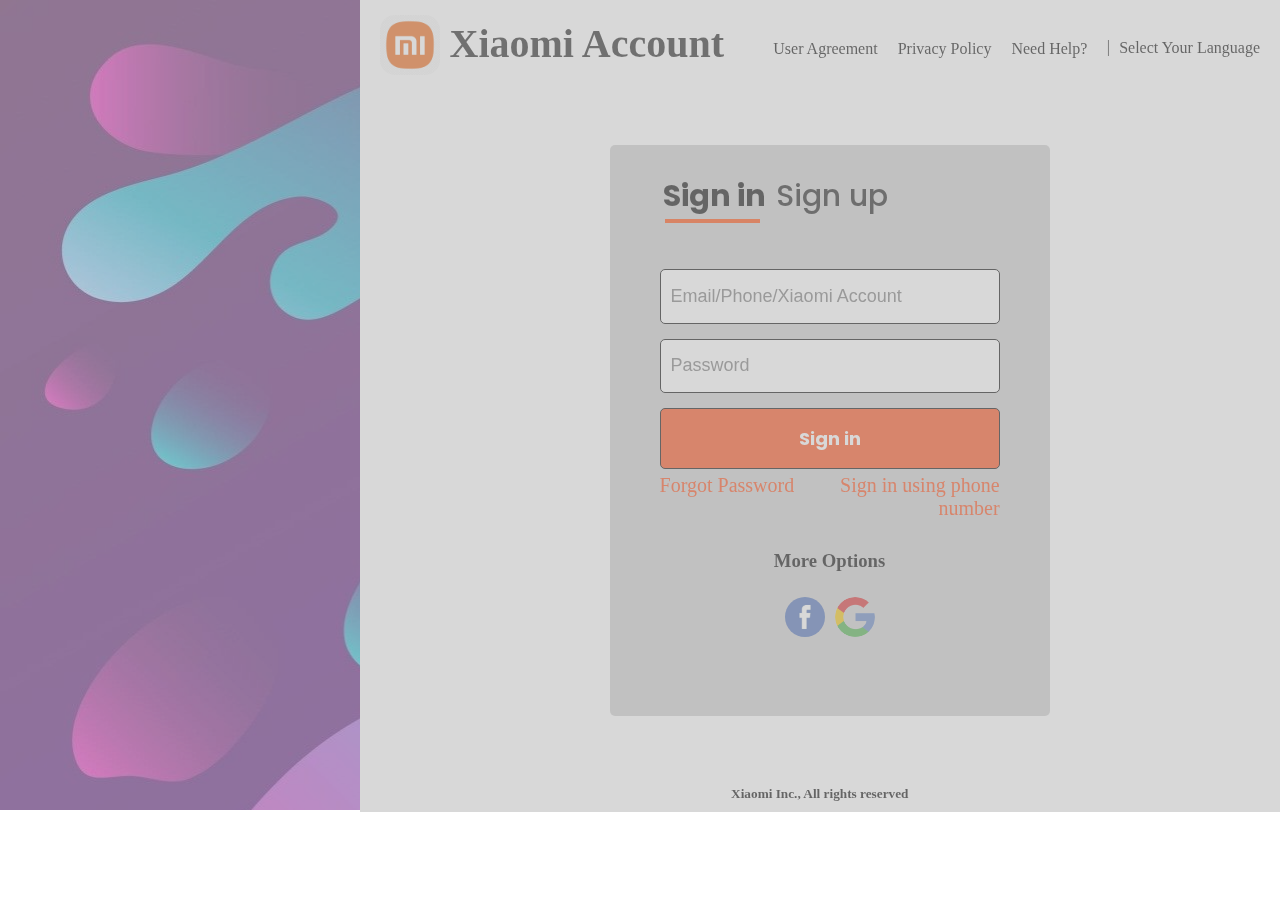
<file: index.html>
<!DOCTYPE html>
<html lang="en">

<head>
    <meta charset="UTF-8">
    <meta http-equiv="X-UA-Compatible" content="IE=edge">
    <meta name="viewport" content="width=device-width, initial-scale=1.0">
    <title>Xiaomi Account- Sign in</title>
    <link rel="stylesheet" href="style.css">
    <link rel="preconnect" href="https://fonts.googleapis.com">
    <link rel="preconnect" href="https://fonts.gstatic.com" crossorigin>
    <link href="https://fonts.googleapis.com/css2?family=Poppins:wght@100;200;400;700&display=swap" rel="stylesheet">
</head>

<body>
    <section class="left-side">
        <div>
            
        </div>
    </section>
    <section class="right-side">
        <div class="navbar">
            <div class="logo">
                <img src="mi-logo.jpg" alt="Mi">
                <h1>Xiaomi Account</h1>
            </div>
            <div>
                <ul>
                    <li><a>User Agreement</a></li>
                    <li><a>Privacy Policy</a></li>
                    <li><a>Need Help?</a></li>
                </ul>
            </div>
            <div class="partition">|</div>
            <div class="lang-select">
                <a href="">Select Your Language</a>
            </div>
        </div>
        <div class="login-window">
            <div class="sign-in-up">
                <div><a href="" class="sign-in">Sign in</a></div>
                <div><a href="" class="sign-up">Sign up</a></div>
            </div>
            <form action="">
                <input type="text" placeholder="Email/Phone/Xiaomi Account">
                <input type="text" placeholder="Password">
                <button>Sign in</button>
            </form>
            <div class="help">
                <a href="">Forgot Password</a>
                <a href="" class="help-right">Sign in using phone<br>number</a>
            </div>
            <h3>More Options</h3>
            <div class="img-col">
                <a href=""><img src="facebook-logo.png"></a>
                <a href=""><img src="google-logo.png"></a>
            </div>
        </div>
        <div class="footer">
            <h5>Xiaomi Inc., All rights reserved</h5>
        </div>
    </section>
</body>

</html>
</file>
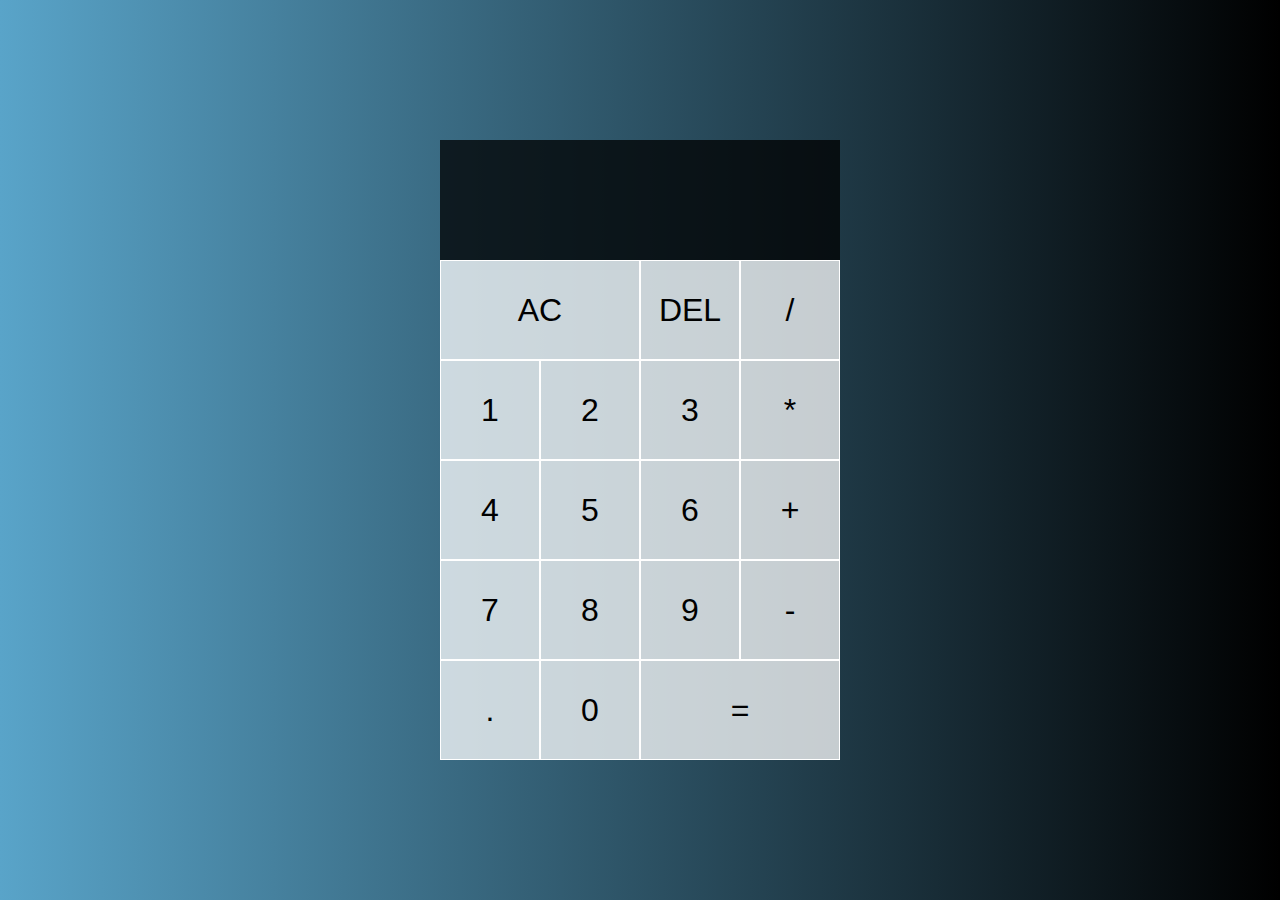
<file: Calculator.html>
<!DOCTYPE html>
<html lang="en">

<head>
    <meta charset="UTF-8">
    <meta http-equiv="X-UA-Compatible" content="IE=edge">
    <meta name="viewport" content="width=device-width, initial-scale=1.0">
    <title>Calculator</title>
    <style>
        *,
        *::before,
        *::after {
            box-sizing: border-box;
            font-family: 'Franklin Gothic Medium', 'Arial Narrow', Arial, sans-serif;
            font-weight: normal;
        }

        body {
            padding: 0;
            margin: 0;
            background: linear-gradient(to right, #59a4c9, #000000);
        }

        .calculator-grid {
            display: grid;
            justify-content: center;
            align-content: center;
            min-height: 100vh;
            grid-template-columns: repeat(4, 100px);
            grid-template-rows: minmax(120px, auto) repeat(5, 100px);
        }

        .calculator-grid>button {
            cursor: pointer;
            font-size: 2rem;
            border: 1px solid white;
            outline: none;
            background-color: rgba(255, 255, 255, .75);
        }

        .calculator-grid>button:hover {
            background-color: rgba(255, 255, 255, .9);
        }

        .span-two {
            grid-column: span 2;
        }

        .output {
            display: flex;
            grid-column: 1/ -1;
            background-color: rgba(0, 0, 0, .75);
            align-items: flex-end;
            justify-content: space-around;
            flex-direction: column;
            padding: 10px;
            word-wrap: break-word;
            word-break: break-all;
        }

        .output .previous-operand {
            color: rgba(252, 0, 0, 0.75);
            font-size: 1.5rem;
        }

        .output .current-operand {
            color: white;
            font-size: 2.5rem;
        }
    </style>
</head>
<body>
    <div class="calculator-grid">
        <div class="output">
            <div data-previous-operand class="previous-operand"></div>
            <div data-current-operand class="current-operand"></div>
        </div>
        <button data-all-clear class="span-two">AC</button>
        <button data-delete>DEL</button>
        <button data-operation>/</button>
        <button data-number>1</button>
        <button data-number>2</button>
        <button data-number>3</button>
        <button data-operation>*</button>
        <button data-number>4</button>
        <button data-number>5</button>
        <button data-number>6</button>
        <button data-operation>+</button>
        <button data-number>7</button>
        <button data-number>8</button>
        <button data-number>9</button>
        <button data-operation>-</button>
        <button data-number>.</button>
        <button data-number>0</button>
        <button data-equals class="span-two">=</button>
    </div>
    <script type="text/javascript">
        class Calculator {
            constructor(previousOperandTextElement, currentOperandTextElement) {
                this.previousOperandTextElement = previousOperandTextElement
                this.currentOperandTextElement = currentOperandTextElement
                this.clear()
            }

            clear() {
                this.currentOperand = ''
                this.previousOperand = ''
                this.operation = undefined
            }

            delete() {
                this.currentOperand = this.currentOperand.toString().slice(0, -1)
            }

            appendNumber(number) {
                if (number === '.' && this.currentOperand.includes('.')) return
                this.currentOperand = this.currentOperand.toString() + number.toString()
            }

            chooseOperation(operation) {
                if (this.currentOperand === '') return
                if (this.previousOperand !== '') {
                    this.compute()
                }
                this.operation = operation
                this.previousOperand = this.currentOperand
                this.currentOperand = ''
            }

            compute() {
                let computation
                const prev = parseFloat(this.previousOperand)
                const current = parseFloat(this.currentOperand)
                if (isNaN(prev) || isNaN(current)) return
                switch (this.operation) {
                    case '+':
                        computation = prev + current
                        break
                    case '-':
                        computation = prev - current
                        break
                    case '*':
                        computation = prev * current
                        break
                    case '/':
                        computation = prev / current
                        break
                    default:
                        return
                }
                this.currentOperand = computation
                this.operation = undefined
                this.previousOperand = ''
            }

            updateDisplay() {
                this.currentOperandTextElement.innerText = this.currentOperand
                if (this.operation != null) {
                    this.previousOperandTextElement.innerText =
                        `${this.previousOperand} ${this.operation}`
                } else {
                    this.previousOperandTextElement.innerText = ''
                }
            }
        }

        const numberButtons = document.querySelectorAll('[data-number]')
        const operationButtons = document.querySelectorAll('[data-operation]')
        const equalsButtons = document.querySelector('[data-equals]')
        const deleteButtons = document.querySelector('[data-delete]')
        const allClearButtons = document.querySelector('[data-all-clear]')
        const previousOperandTextElement = document.querySelector('[data-previous-operand]')
        const currentOperandTextElement = document.querySelector('[data-current-operand]')

        const calculator = new Calculator(previousOperandTextElement, currentOperandTextElement)

        numberButtons.forEach(button => {
            button.addEventListener('click', () => {
                calculator.appendNumber(button.innerText)
                calculator.updateDisplay()
            })
        })

        operationButtons.forEach(button => {
            button.addEventListener('click', () => {
                calculator.chooseOperation(button.innerText)
                calculator.updateDisplay()
            })
        })

        equalsButtons.addEventListener('click', () => {
            calculator.compute()
            calculator.updateDisplay()
        })

        allClearButtons.addEventListener('click', () => {
            calculator.clear()
            calculator.updateDisplay()
        })

        deleteButtons.addEventListener('click', () => {
            calculator.delete()
            calculator.updateDisplay()
        })
    </script>
</body>
</html>
</file>
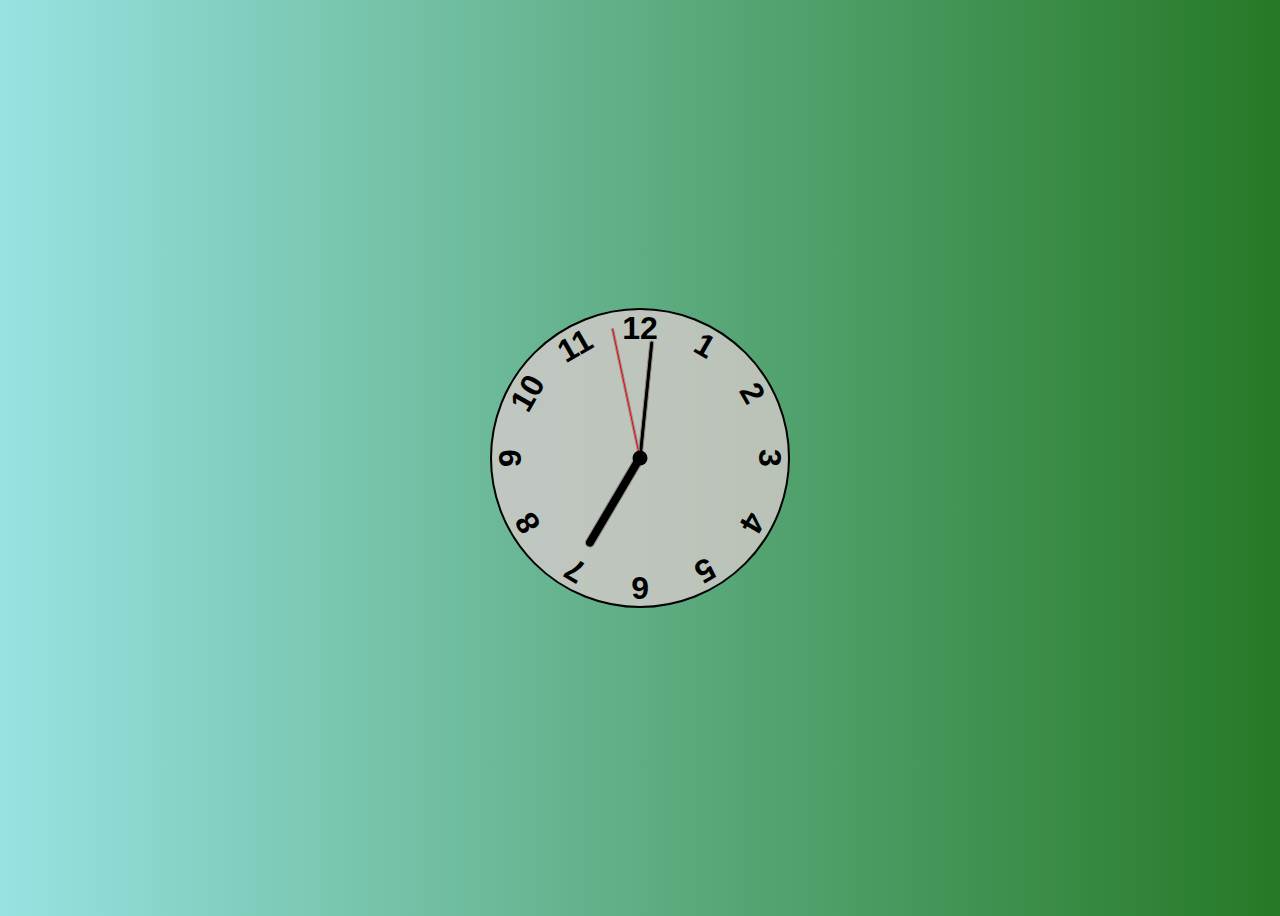
<file: clock.html>
<!DOCTYPE html>
<html lang="en">

<head>
    <meta charset="UTF-8">
    <meta http-equiv="X-UA-Compatible" content="IE=edge">
    <meta name="viewport" content="width=device-width, initial-scale=1.0">
    <title>Clock</title>
    <style>
        *,
        *::before,
        *::after {
            box-sizing: border-box;
            font-family: sans-serif;
        }

        body {
            background: linear-gradient(to right, rgb(152, 226, 226), rgb(37, 121, 37));
            display: flex;
            justify-content: center;
            align-items: center;
            min-height: 100vh;
            overflow: hidden;
        }

        .clock {
            width: 300px;
            height: 300px;
            border-radius: 50%;
            border: 2px solid black;
            background-color: rgba(212, 202, 202, 0.8);
            position: relative;
        }

        .clock .number {
            --rotation: 0;
            position: absolute;
            width: 100%;
            height: 100%;
            text-align: center;
            transform: rotate(var(--rotation));
            font-weight: bold;
            font-size: 2rem;
        }

        .clock .number1 {
            --rotation: 30deg;
        }

        .clock .number2 {
            --rotation: 60deg;
        }

        .clock .number3 {
            --rotation: 90deg;
        }

        .clock .number4 {
            --rotation: 120deg;
        }

        .clock .number5 {
            --rotation: 150deg;
        }

        .clock .number6 {
            --rotation: 180deg;
        }

        .clock .number7 {
            --rotation: 210deg;
        }

        .clock .number8 {
            --rotation: 240deg;
        }

        .clock .number9 {
            --rotation: 270deg;
        }

        .clock .number10 {
            --rotation: 300deg;
        }

        .clock .number11 {
            --rotation: 330deg;
        }

        .clock .hand {
            --rotation: 0;
            position: absolute;
            bottom: 50%;
            left: 50%;
            border: 1px solid rgb(150, 140, 140);
            border-top-left-radius: 10px;
            border-top-right-radius: 10px;
            background-color: black;
            transform-origin: bottom;
            z-index: 10;
            transform: translateX(-50%) rotate(calc(var(--rotation)*1deg));
        }

        .clock::after {
            content: '';
            position: absolute;
            background-color: black;
            z-index: 11;
            width: 15px;
            height: 15px;
            top: 50%;
            left: 50%;
            transform: translate(-50%, -50%);
            border-radius: 50%;
        }

        .clock .hand.second {
            width: 3px;
            height: 45%;
            background-color: red;
        }

        .clock .hand.minute {
            width: 5px;
            height: 40%;
            background-color: black;
        }

        .clock .hand.hour {
            width: 10px;
            height: 35%;
            background-color: black;
        }
    </style>
    
</head>

<body>
    <div class="clock">
        <div class="hand hour" data-hour-hand></div>
        <div class="hand minute" data-minute-hand></div>
        <div class="hand second" data-second-hand></div>
        <div class="number number1">1</div>
        <div class="number number2">2</div>
        <div class="number number3">3</div>
        <div class="number number4">4</div>
        <div class="number number5">5</div>
        <div class="number number6">6</div>
        <div class="number number7">7</div>
        <div class="number number8">8</div>
        <div class="number number9">9</div>
        <div class="number number10">10</div>
        <div class="number number11">11</div>
        <div class="number number12">12</div>
    </div>
    <script>
        setInterval(setClock, 1000)

        const hourHand = document.querySelector('[data-hour-hand]')
        const minuteHand = document.querySelector('[data-minute-hand]')
        const secondHand = document.querySelector('[data-second-hand]')

        function setClock() {
            const currentDate = new Date()
            const secondsRatio = currentDate.getSeconds() / 60
            const minutesRatio = (secondsRatio + currentDate.getMinutes()) / 60
            const hoursRatio = (minutesRatio + currentDate.getHours()) / 12
            setRotation(secondHand, secondsRatio)
            setRotation(minuteHand, minutesRatio)
            setRotation(hourHand, hoursRatio)
        }

        function setRotation(element, rotationRatio) {
            element.style.setProperty('--rotation', rotationRatio * 360)
        }

        setClock()
    </script>
</body>

</html>
</file>
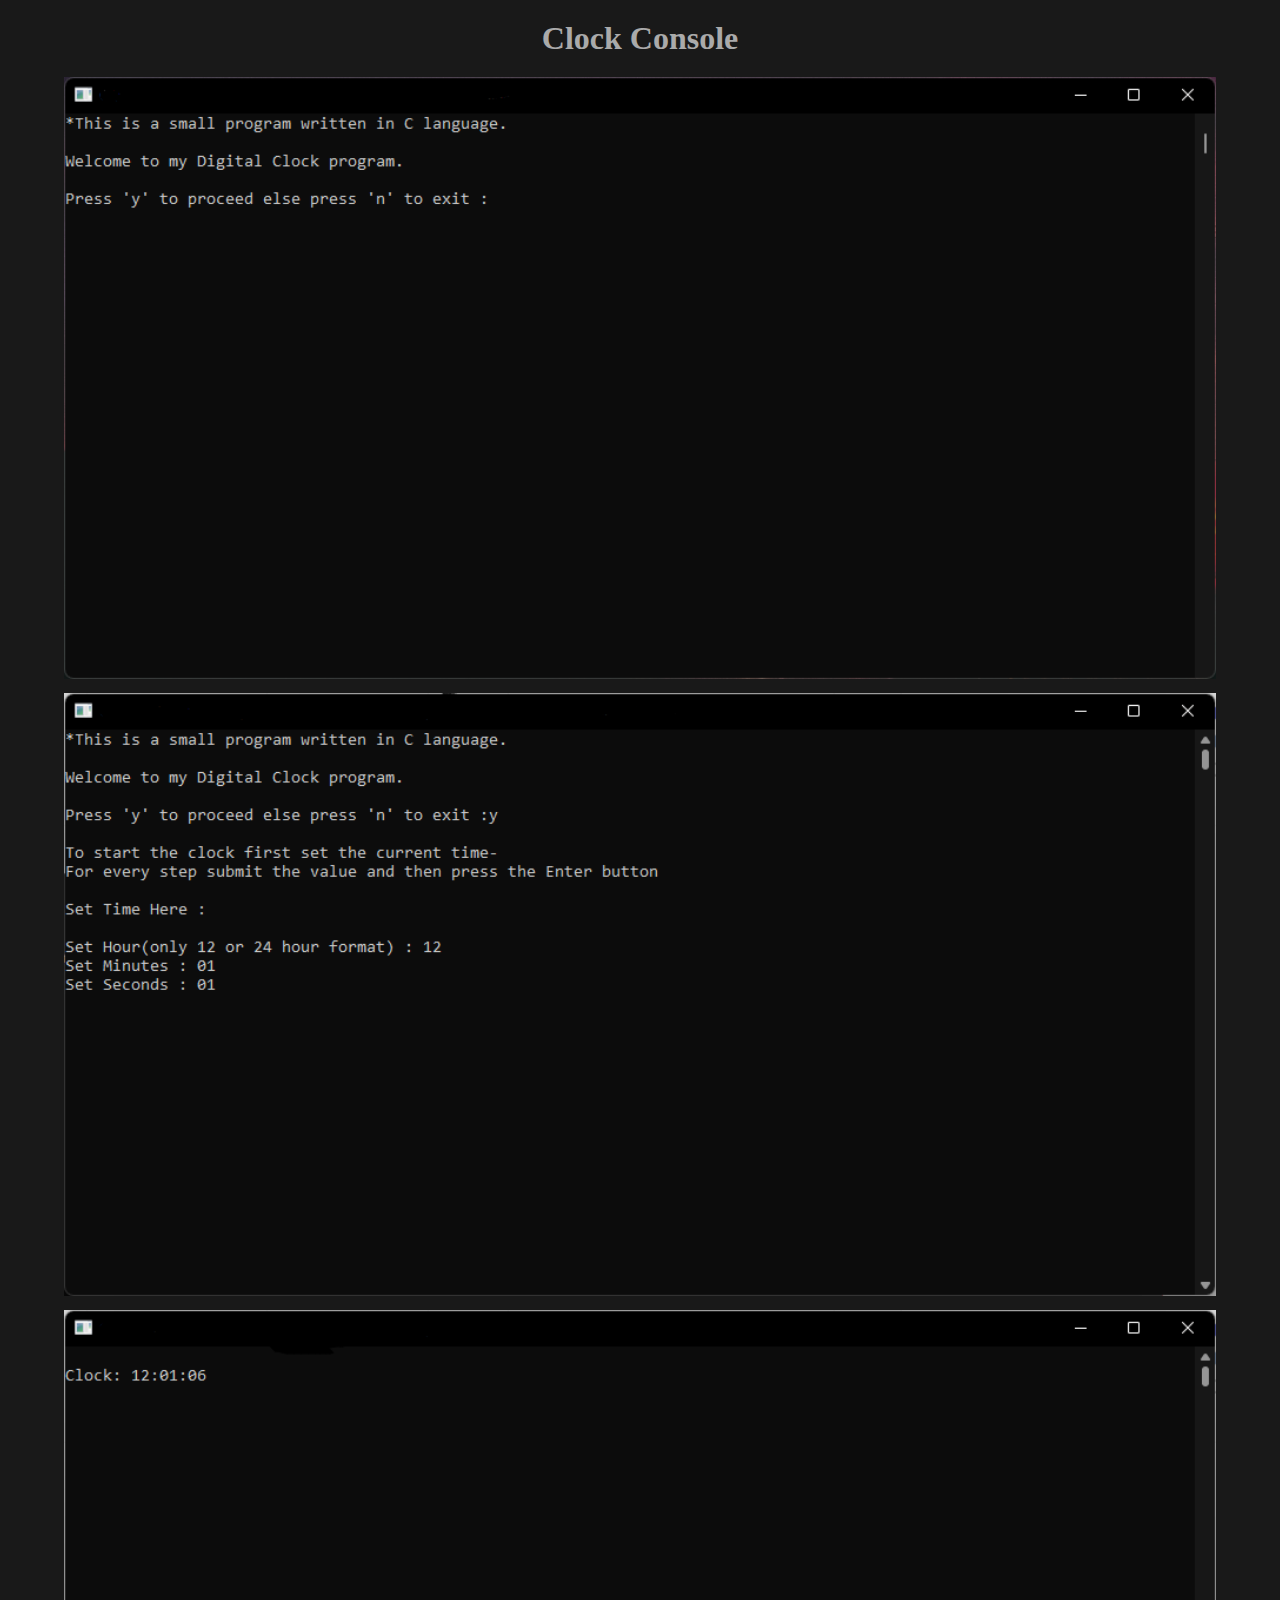
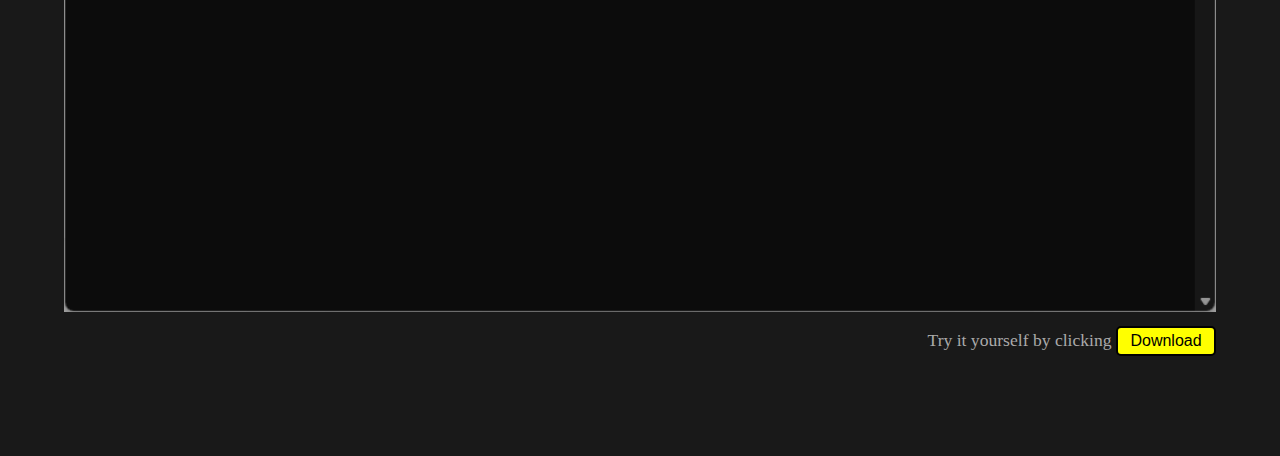
<file: clock_in_C.html>
<!DOCTYPE html>
<html lang="en">
<head>
    <meta charset="UTF-8">
    <meta http-equiv="X-UA-Compatible" content="IE=edge">
    <meta name="viewport" content="width=device-width, initial-scale=1.0">
    <title>C Clock</title>
    <style>
        *{
            margin: 0;
            padding: 0;
            box-sizing: border-box;
        }
        body {
            background: rgba(0, 0, 0, 0.9);
            margin: 0;
            
        }
        body h1{
            color: rgb(170, 170, 170);
            margin:20px 0;
            text-align: center;
        }
        body img{
            width: 90%;
            height: 60%;
            margin-bottom: 10px;
            margin-left: 5%;
        }
        body p{
            width: 90%;
            height: 60%;
            margin-bottom: 100px;
            margin-left: 5%;
            text-align: right;
            color: rgb(170, 170, 170);
            font-size: 1.1rem;
        }
        body button{
            width: 100px;
            height: 30px;
            background-color: yellow;
            font-size: 1rem;
            font-weight: 500;
            cursor: pointer;
            border: 2px solid black;
            border-radius: 5px;
        }
        body button:hover{
            color: red;
        }
    </style>
</head>
<body>
    <h1>Clock Console</h1>
        <img src="cclock1.png" alt="">
        <img src="cclock2.png" alt="">
        <img src="cclock3.png" alt="">
        <p>Try it yourself by clicking <button onclick="location.href='https://github.com/MAdilJamal/projects/raw/main/Digital_clock.exe'">Download</button></p>
</body>
</html>
</file>
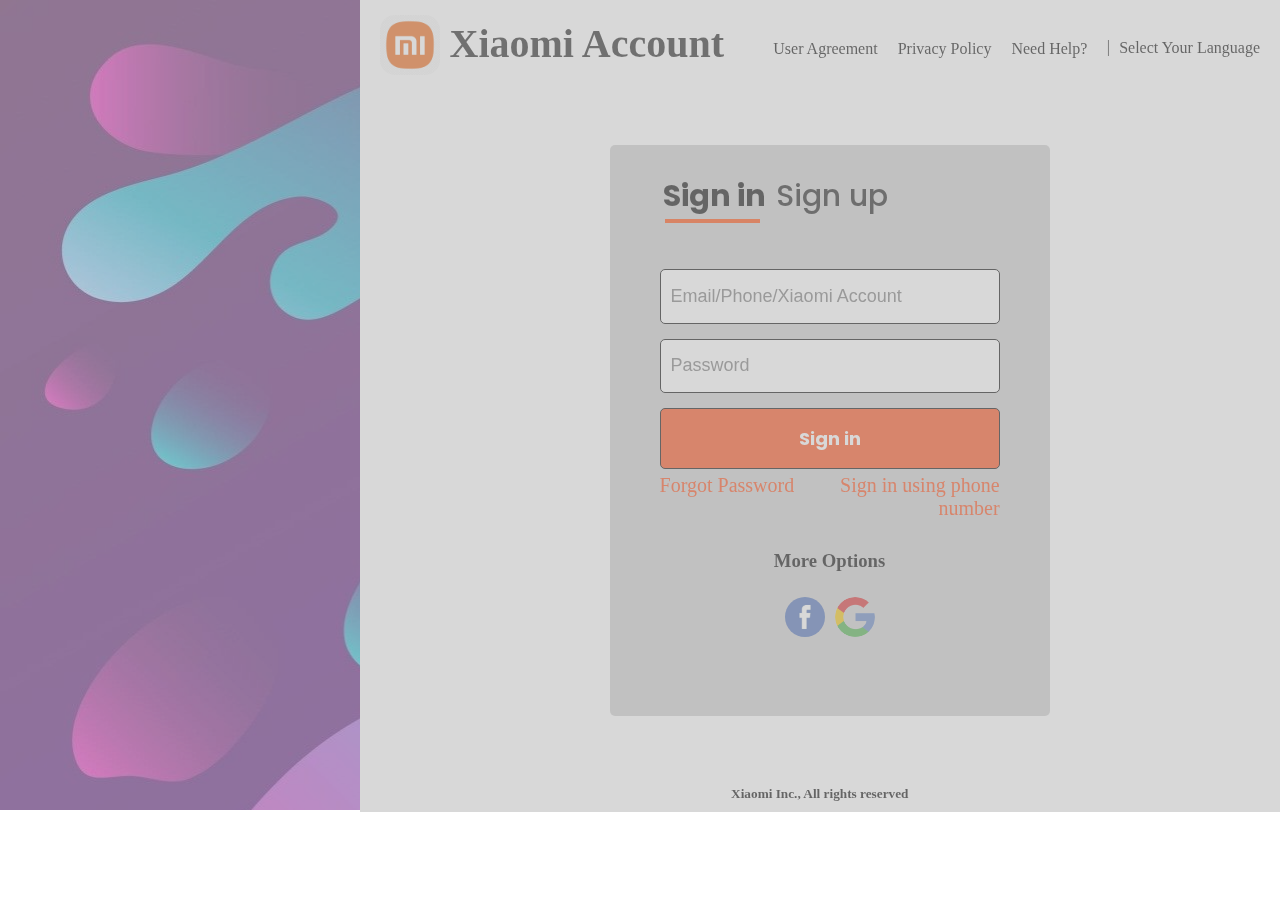
<file: mi_clone.html>
<!DOCTYPE html>
<html lang="en">

<head>
    <meta charset="UTF-8">
    <meta http-equiv="X-UA-Compatible" content="IE=edge">
    <meta name="viewport" content="width=device-width, initial-scale=1.0">
    <title>Xiaomi Account- Sign in</title>
    <link rel="stylesheet" href="style.css">
    <link rel="preconnect" href="https://fonts.googleapis.com">
    <link rel="preconnect" href="https://fonts.gstatic.com" crossorigin>
    <link href="https://fonts.googleapis.com/css2?family=Poppins:wght@100;200;400;700&display=swap" rel="stylesheet">
</head>

<body>
    <section class="left-side">
        <div>
            
        </div>
    </section>
    <section class="right-side">
        <div class="navbar">
            <div class="logo">
                <img src="mi-logo.jpg" alt="Mi">
                <h1>Xiaomi Account</h1>
            </div>
            <div>
                <ul>
                    <li><a>User Agreement</a></li>
                    <li><a>Privacy Policy</a></li>
                    <li><a>Need Help?</a></li>
                </ul>
            </div>
            <div class="partition">|</div>
            <div class="lang-select">
                <a href="">Select Your Language</a>
            </div>
        </div>
        <div class="login-window">
            <div class="sign-in-up">
                <div><a href="" class="sign-in">Sign in</a></div>
                <div><a href="" class="sign-up">Sign up</a></div>
            </div>
            <form action="">
                <input type="text" placeholder="Email/Phone/Xiaomi Account">
                <input type="text" placeholder="Password">
                <button>Sign in</button>
            </form>
            <div class="help">
                <a href="">Forgot Password</a>
                <a href="" class="help-right">Sign in using phone<br>number</a>
            </div>
            <h3>More Options</h3>
            <div class="img-col">
                <a href=""><img src="facebook-logo.png"></a>
                <a href=""><img src="google-logo.png"></a>
            </div>
        </div>
        <div class="footer">
            <h5>Xiaomi Inc., All rights reserved</h5>
        </div>
    </section>
</body>

</html>
</file>
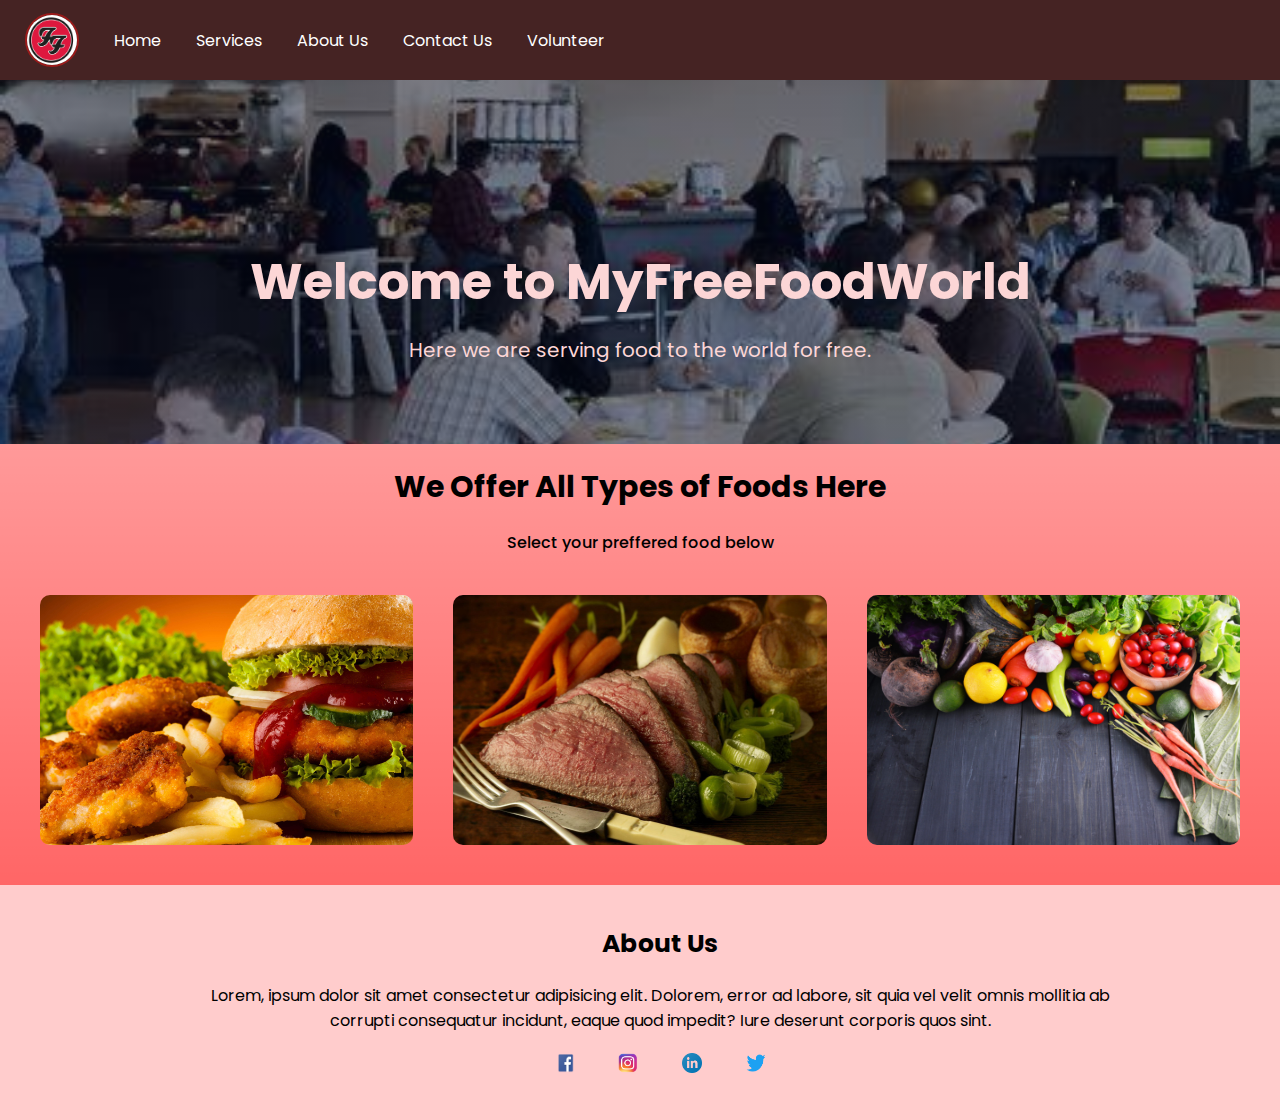
<file: restaurant_management.html>
<DOCTYPE html>
    <html lang="en">
    <html>

    <head>
        <title>MyFreeFoodWorld.com</title>
        <link href='https://fonts.googleapis.com/css?family=Aclonica' rel='stylesheet'>
        <link rel="preconnect" href="https://fonts.googleapis.com">
        <link rel="preconnect" href="https://fonts.gstatic.com" crossorigin>
        <link href="https://fonts.googleapis.com/css2?family=Poppins:wght@100;400;600&display=swap" rel="stylesheet">
        <style>
            * {
                margin: 0;
                padding: 0;
                font-family: 'Poppins', sans-serif;
            }

            /*CSS Variables*/
            :root {
                --navbar-height: 205px;
            }

            /*Navigation Bar*/
            #navbar {
                display: flex;
                align-items: center;
                background-color: brown;
                position: relative;
                opacity: 0.9;
            }

            /*Logo and Image*/
            #logo {
                margin: 10px 35px;
            }

            #logo img {
                border: 2px solid rgb(145, 2, 2);
                border-radius: 50%;
                margin: 3px -10px;
                height: 50px;
                width: 50px;
                transition: 400ms;
            }

            #logo img:hover {
                scale: 1.1;
            }

            /*List Styling*/

            #navbar ul {
                font-family: 'Segoe UI', Tahoma, Geneva, Verdana, sans-serif;
                display: flex;
            }

            #navbar::before {
                content: "";
                background-color: rgba(0, 0, 0, 0.7);
                position: absolute;
                height: 100%;
                width: 100%;
                z-index: -1;

            }

            #navbar ul li {
                list-style-type: none;
                font-size: 1rem;
                font-weight: 400;
            }

            #navbar ul li a {
                display: block;
                color: white;
                padding: 2px 10px;
                margin-right: 15px;
                text-decoration: none;
                border-radius: 20px;

            }

            #navbar ul a:hover {
                color: black;
                background-color: rgb(255, 255, 255);
            }

            .form {
                text-align: center;
                color: rgb(252, 214, 214);
                background-image: linear-gradient(rgba(4, 9, 30, 0.5), rgba(4, 9, 30, 0.5)), url(cover.jpeg);
                background-position: center;
                background-size: cover;
                height: 300px;
                padding-top: 5%;
            }

            .form h1 {
                font-size: 50px;
                margin-top: 100px;
                margin-bottom: 15px;
            }

            .form p {
                font-size: 20px;
            }

            .btn {
                margin: 15px;
                padding: 3px;
                border: 2px solid orange;
                background-color: orangered;
                color: black;
                border-radius: 15px;
                filter: saturate(90%);
            }

            .btn:hover {
                filter: saturate(100%);
            }

            .food {
                background: linear-gradient(rgba(255, 0, 0, 0.4), rgba(255, 0, 0, 0.6));
            }

            .food h1 {
                text-align: center;
                margin: auto;
                padding: 20px;
                font-size: 30px;
                font-weight: bold;
            }

            .food p {
                text-align: center;
                font-weight: 500;
            }

            .row {
                margin: auto;
                padding: 20px;
                display: flex;
                justify-content: space-between;
            }

            .food-column {
                flex-basis: 32;
                flex-direction: row;
                border-radius: 10px;
                margin: 20px;
                position: relative;
                text-align: center;
                overflow: hidden;
                transition: 500ms;
                cursor: pointer;
            }

            .food-column:hover {
                transform: scale(1.05);
            }

            .food-column img {
                width: 400px;
                height: 250px;
            }

            .layer {
                position: absolute;
                width: 100%;
                height: 100%;
                top: 0;
                color: transparent;
            }

            .layer h3 {
                margin-top: 150px;
                font-size: 60px;
                font-weight: 600;
            }

            .layer:hover {
                color: black;
                background: rgba(255, 255, 255, 0.4);
            }

            .footer {
                width: 100%;
                text-align: center;
                padding: 20px;
                background: rgba(255, 0, 0, 0.2);
            }

            .footer h4 {
                margin: 20px 0px;
                font-weight: bold;
                font-size: 25px;
            }

            .logos img {
                --scale: 1;
                width: 20px;
                height: 20px;
                color: red;
                margin: 20px;
                cursor: pointer;
                transition: 300ms;
            }

            .logos img:hover {
                --scale: 1.7;
                transform: scale(var(--scale));
            }
        </style>
    </head>

    <body>
        <nav id="navbar">
            <div id="logo">
                <a href="index.html"><img src="logo.jpeg" alt="FreeFood(FF).com"></a>
            </div>
            <ul>
                <li class="item"><a href="#">Home</a></li>
                <li class="item"><a href="#">Services</a></li>
                <li class="item"><a href="#">About Us</a></li>
                <li class="item"><a href="#">Contact Us</a></li>
                <li class="item"><a href="#">Volunteer</a></li>
            </ul>
        </nav>
        <div class="form">
            <h1>Welcome to MyFreeFoodWorld</h1>
            <p>Here we are serving food to the world for free.</p>
        </div>
        <section class="food">
            <div>
                <h1>We Offer All Types of Foods Here</h1>
                <p>Select your preffered food below</p>
            </div>
            <div class="row">
                <div class="food-column">
                    <img src="fast-food.jpg">
                    <div class="layer">
                        <h3>Fast Food</h3>
                    </div>
                </div>
                <div class="food-column">
                    <img src="non-veg.jpeg">
                    <div class="layer">
                        <h3>Non-Veg</h3>
                    </div>
                </div>
                <div class="food-column">
                    <img src="veggies.jpg">
                    <div class="layer">
                        <h3>Pure Veg</h3>
                    </div>
                </div>
        </section>
        <section class="footer">
            <h4>About Us</h4>
            <p>Lorem, ipsum dolor sit amet consectetur adipisicing elit. Dolorem, error ad labore, sit quia vel velit
                omnis mollitia ab<br>
                corrupti consequatur incidunt, eaque quod impedit? Iure deserunt corporis quos sint.</p>
            <div class="logos">
                <img src="fb-logo.png" alt="">
                <img src="insta-logo.png" alt="">
                <img src="Linkedin-logo.png" alt="">
                <img src="twitter-logo.png" alt="">
            </div>
        </section>
    </body>

    </html>
</file>
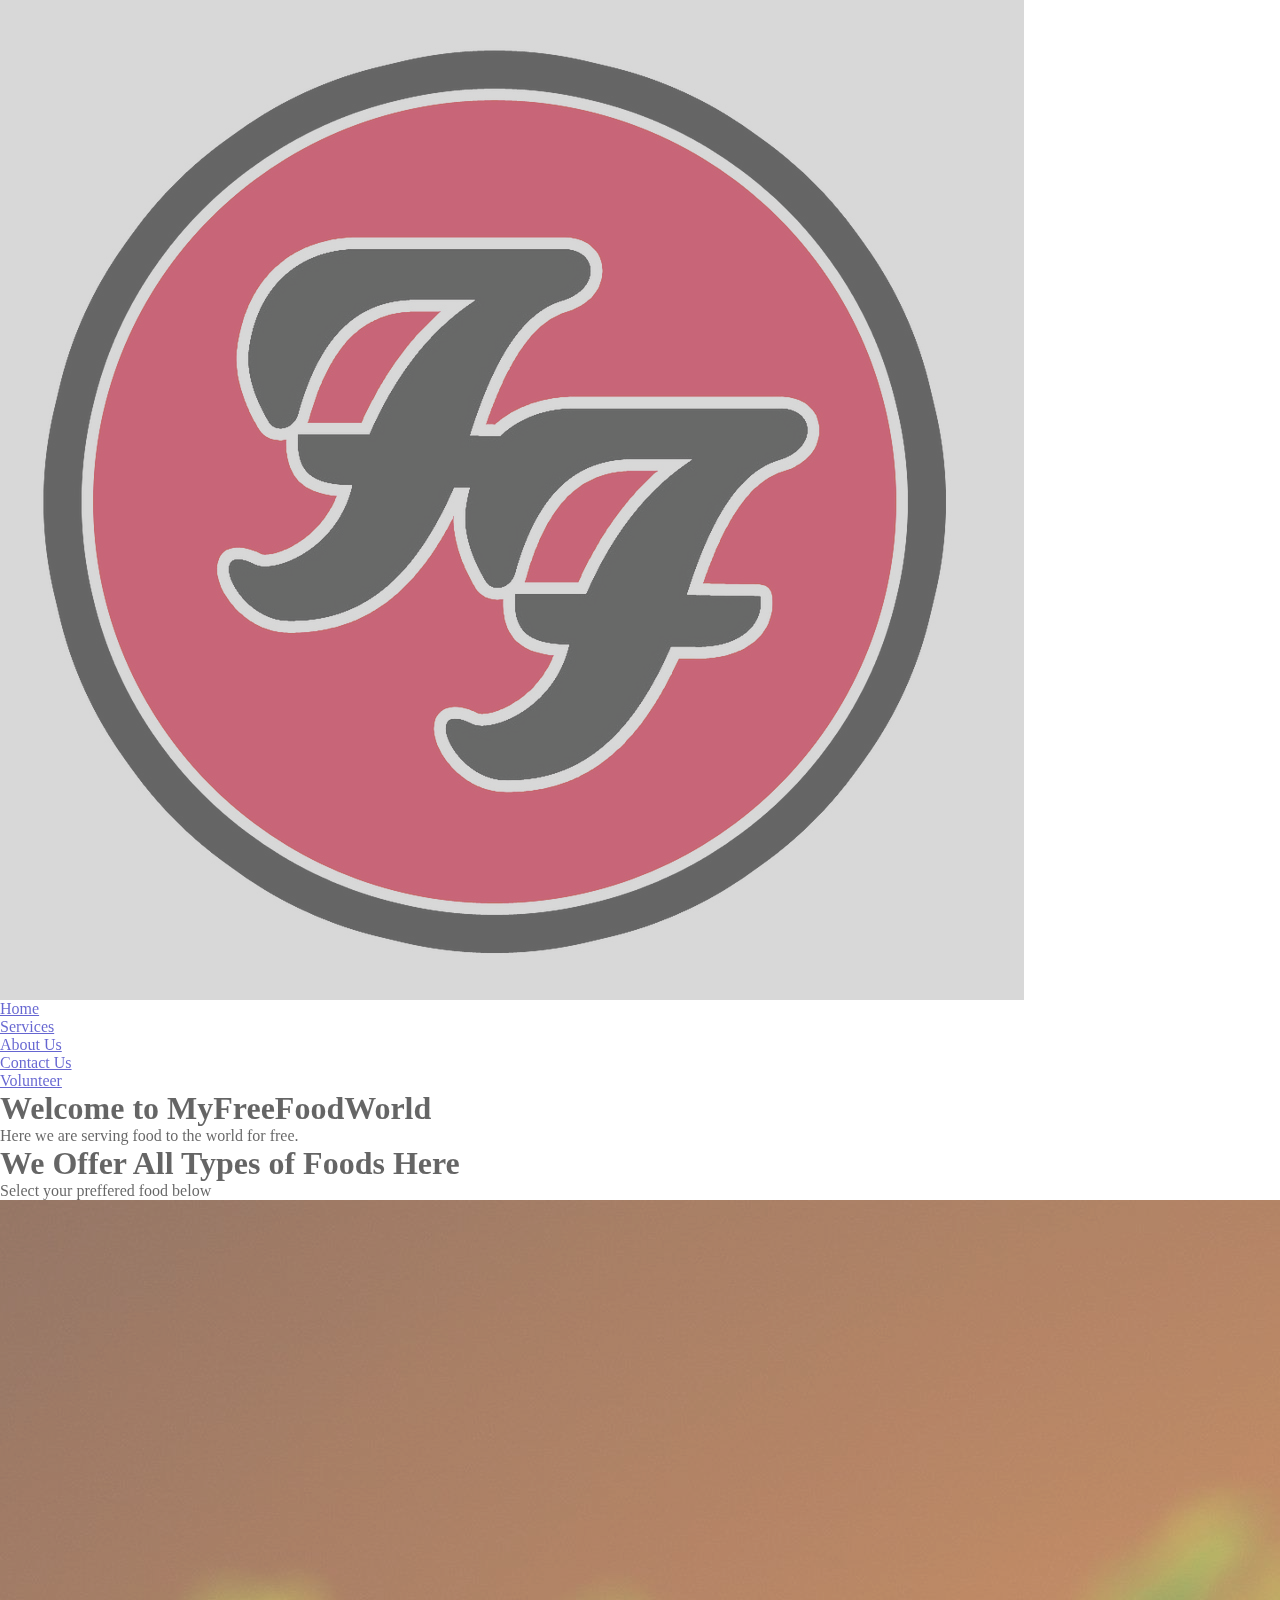
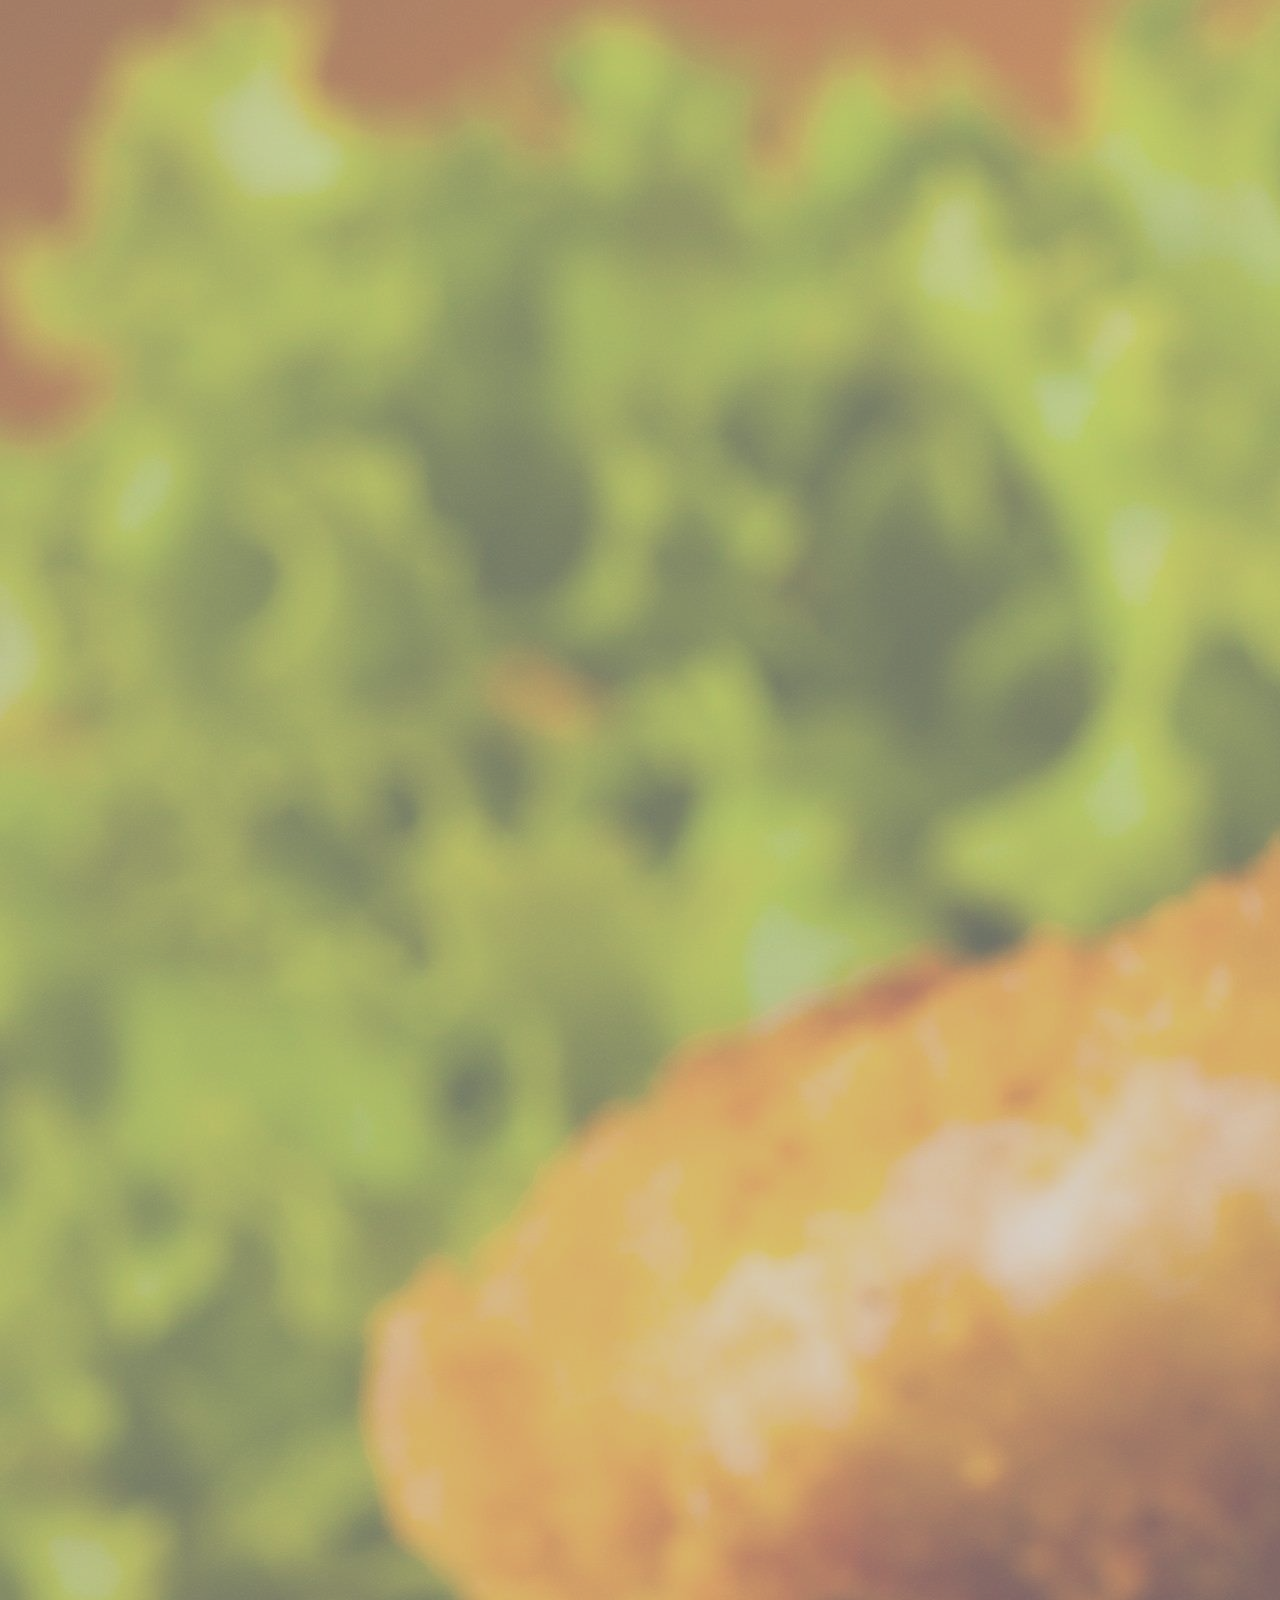
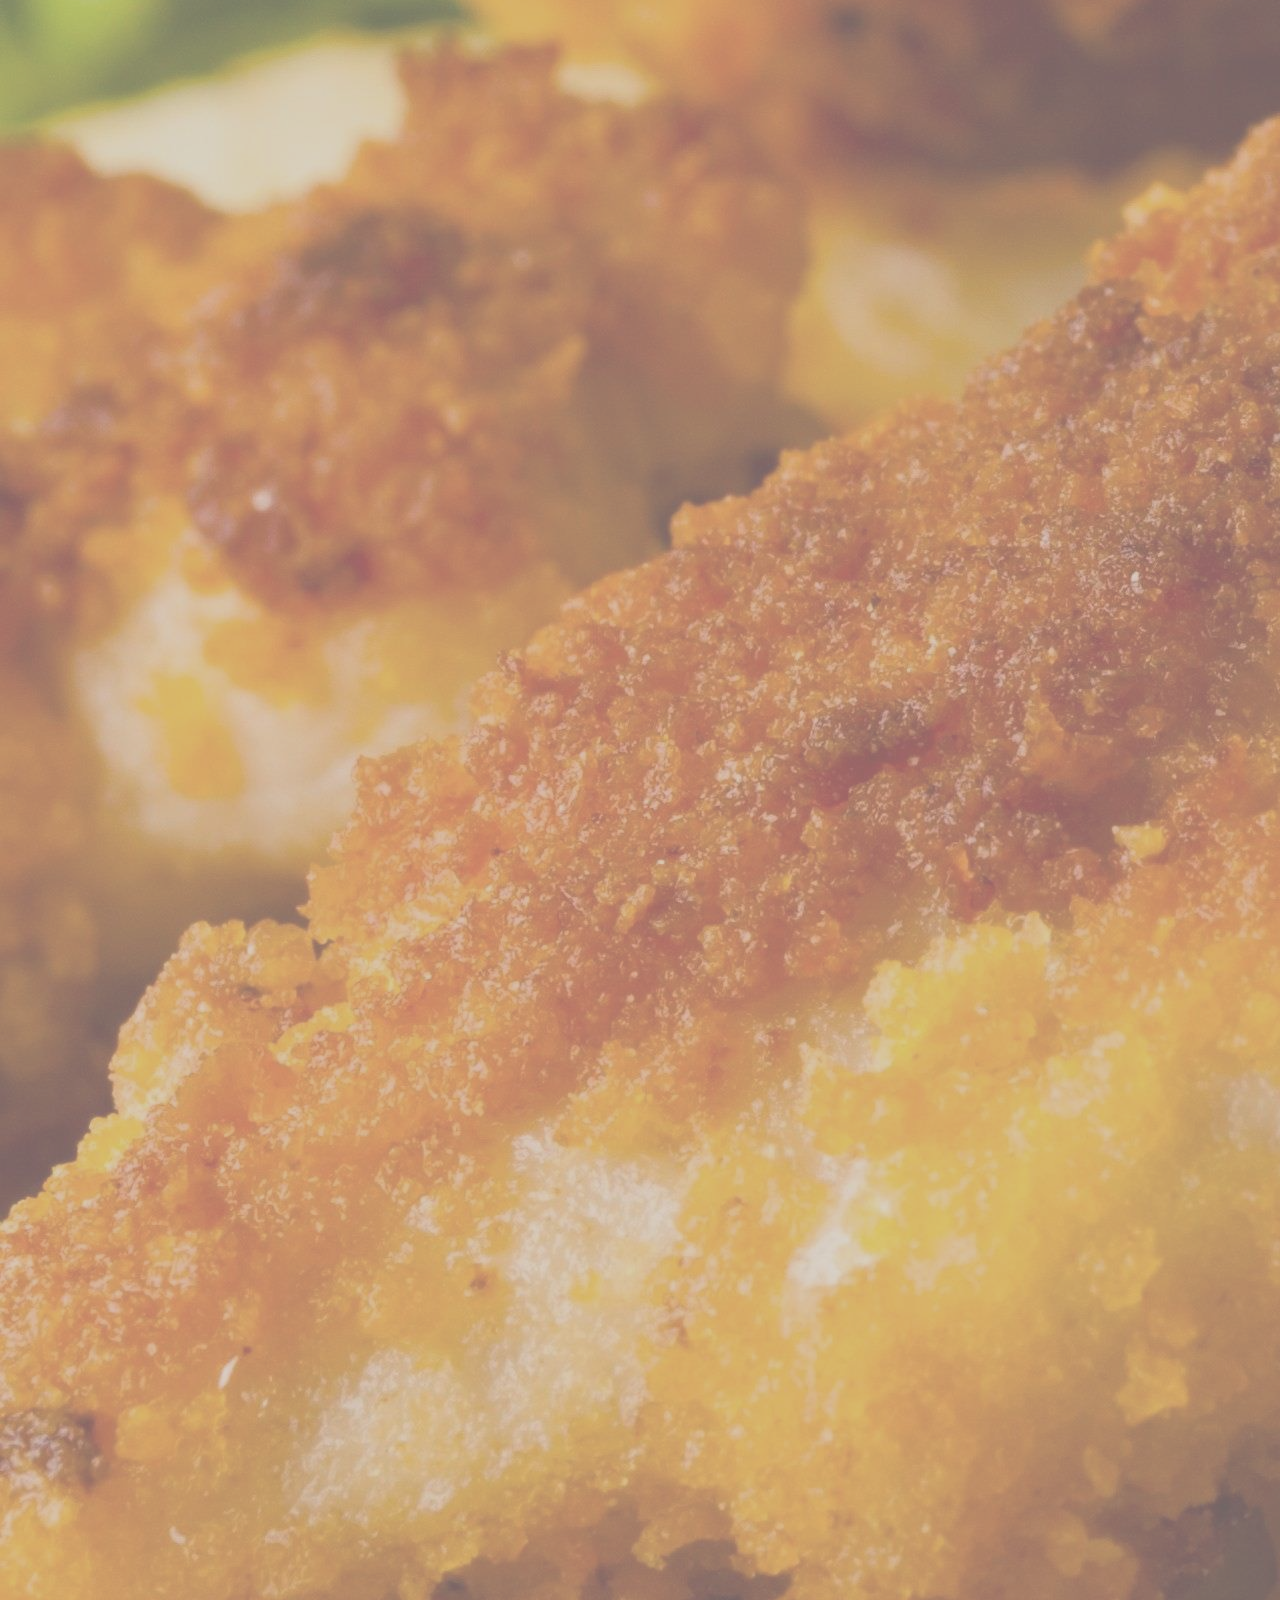
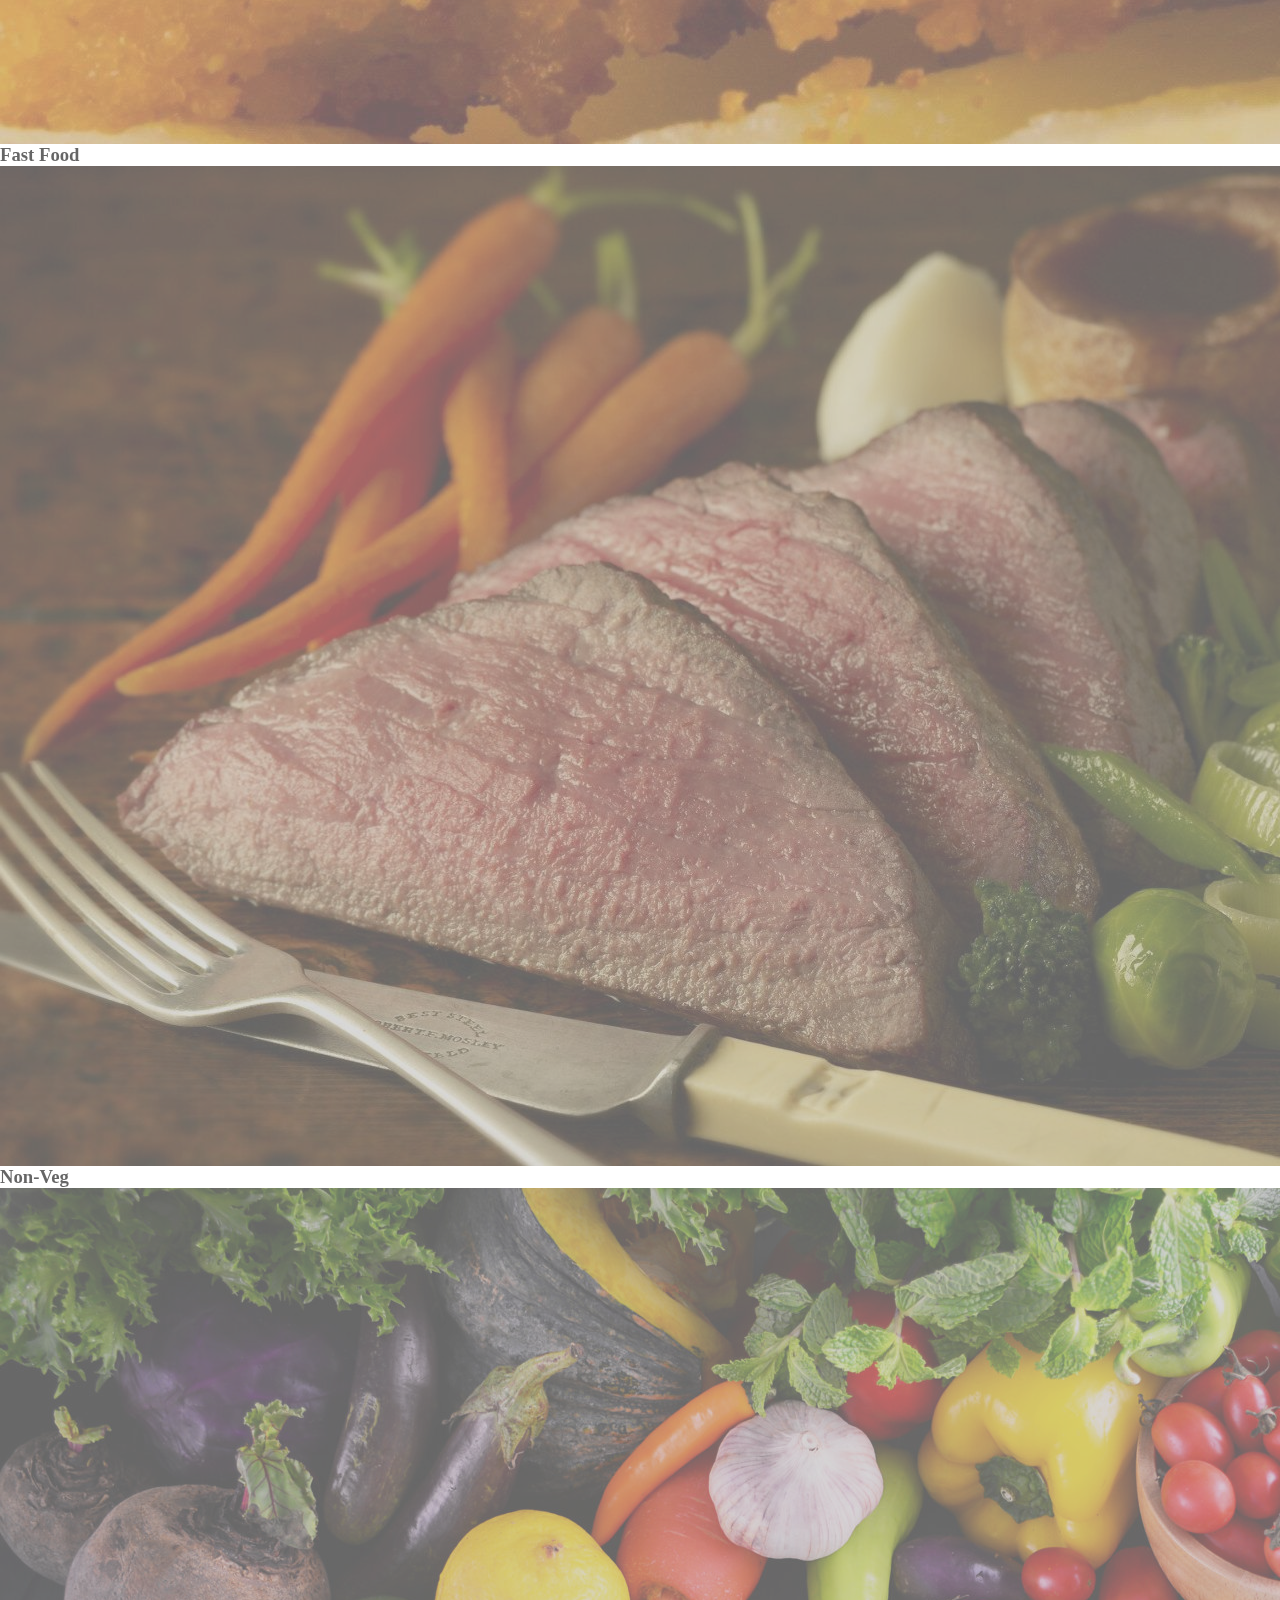
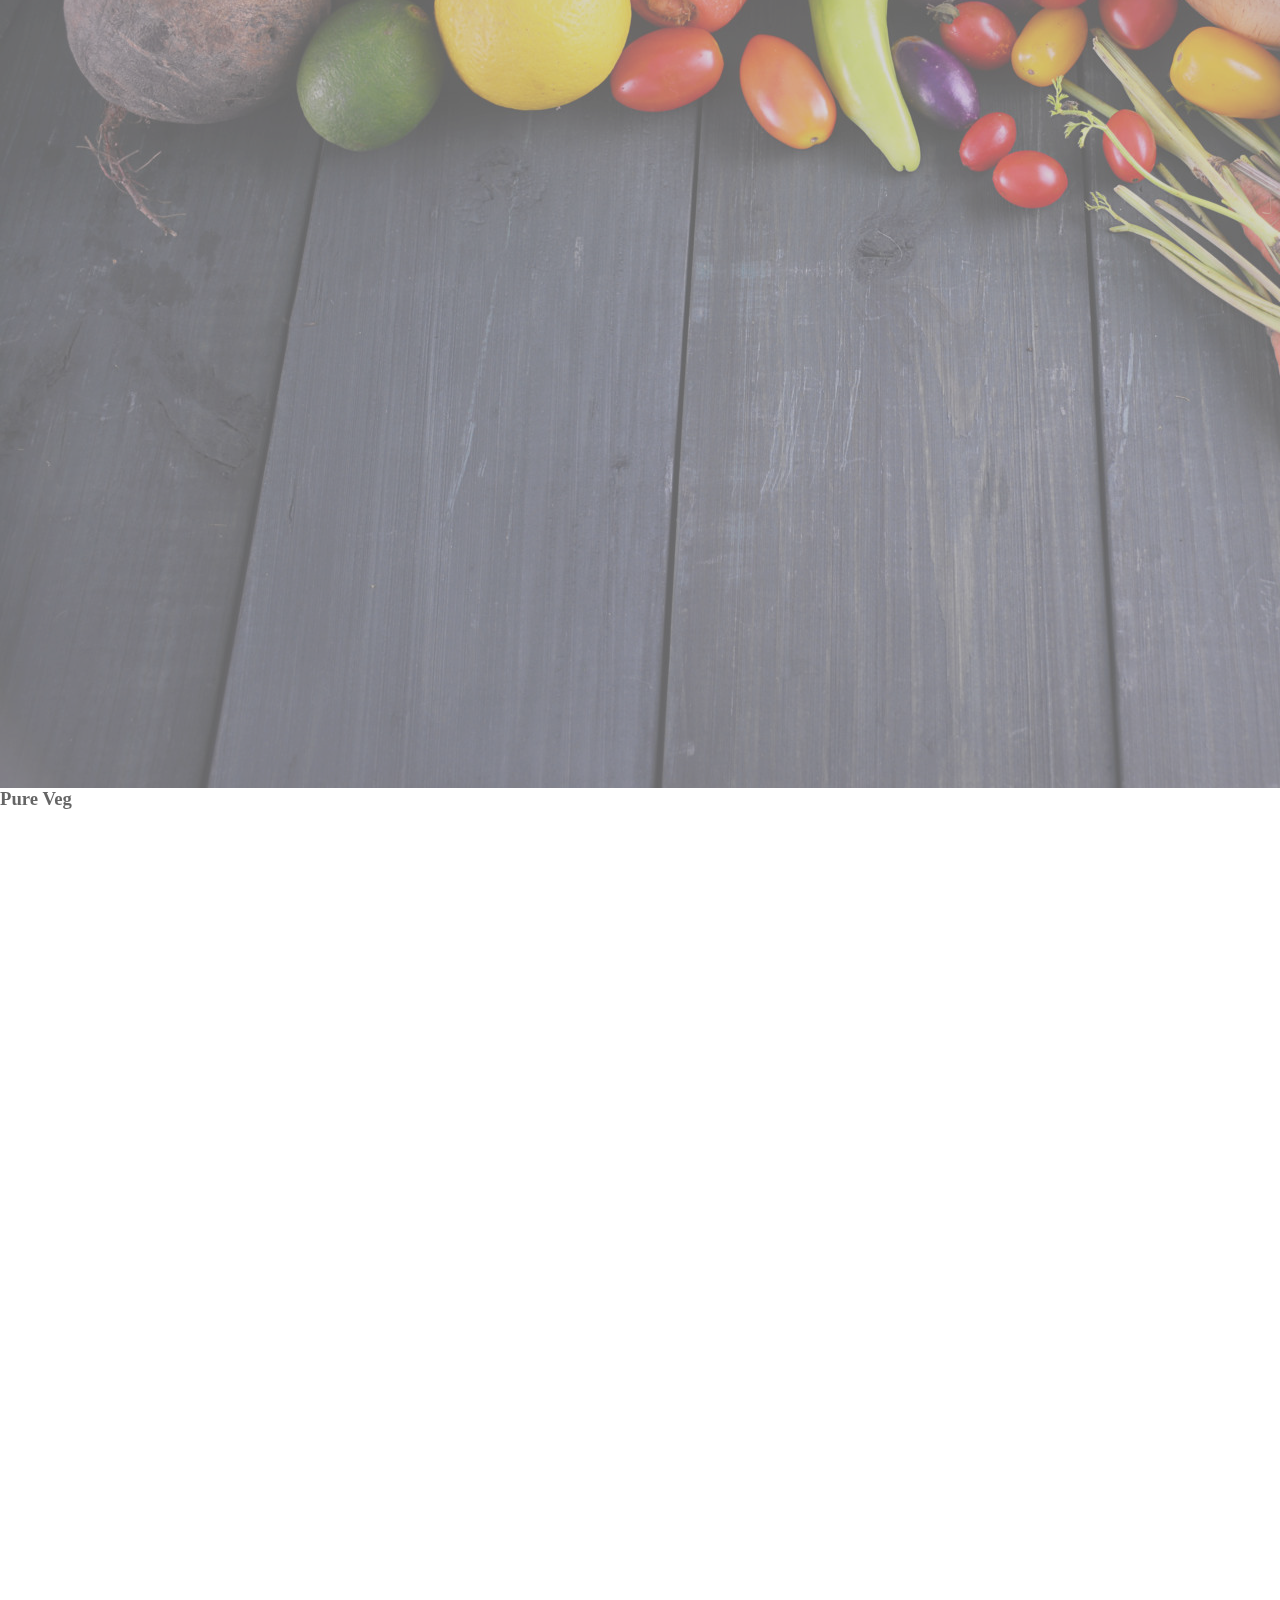
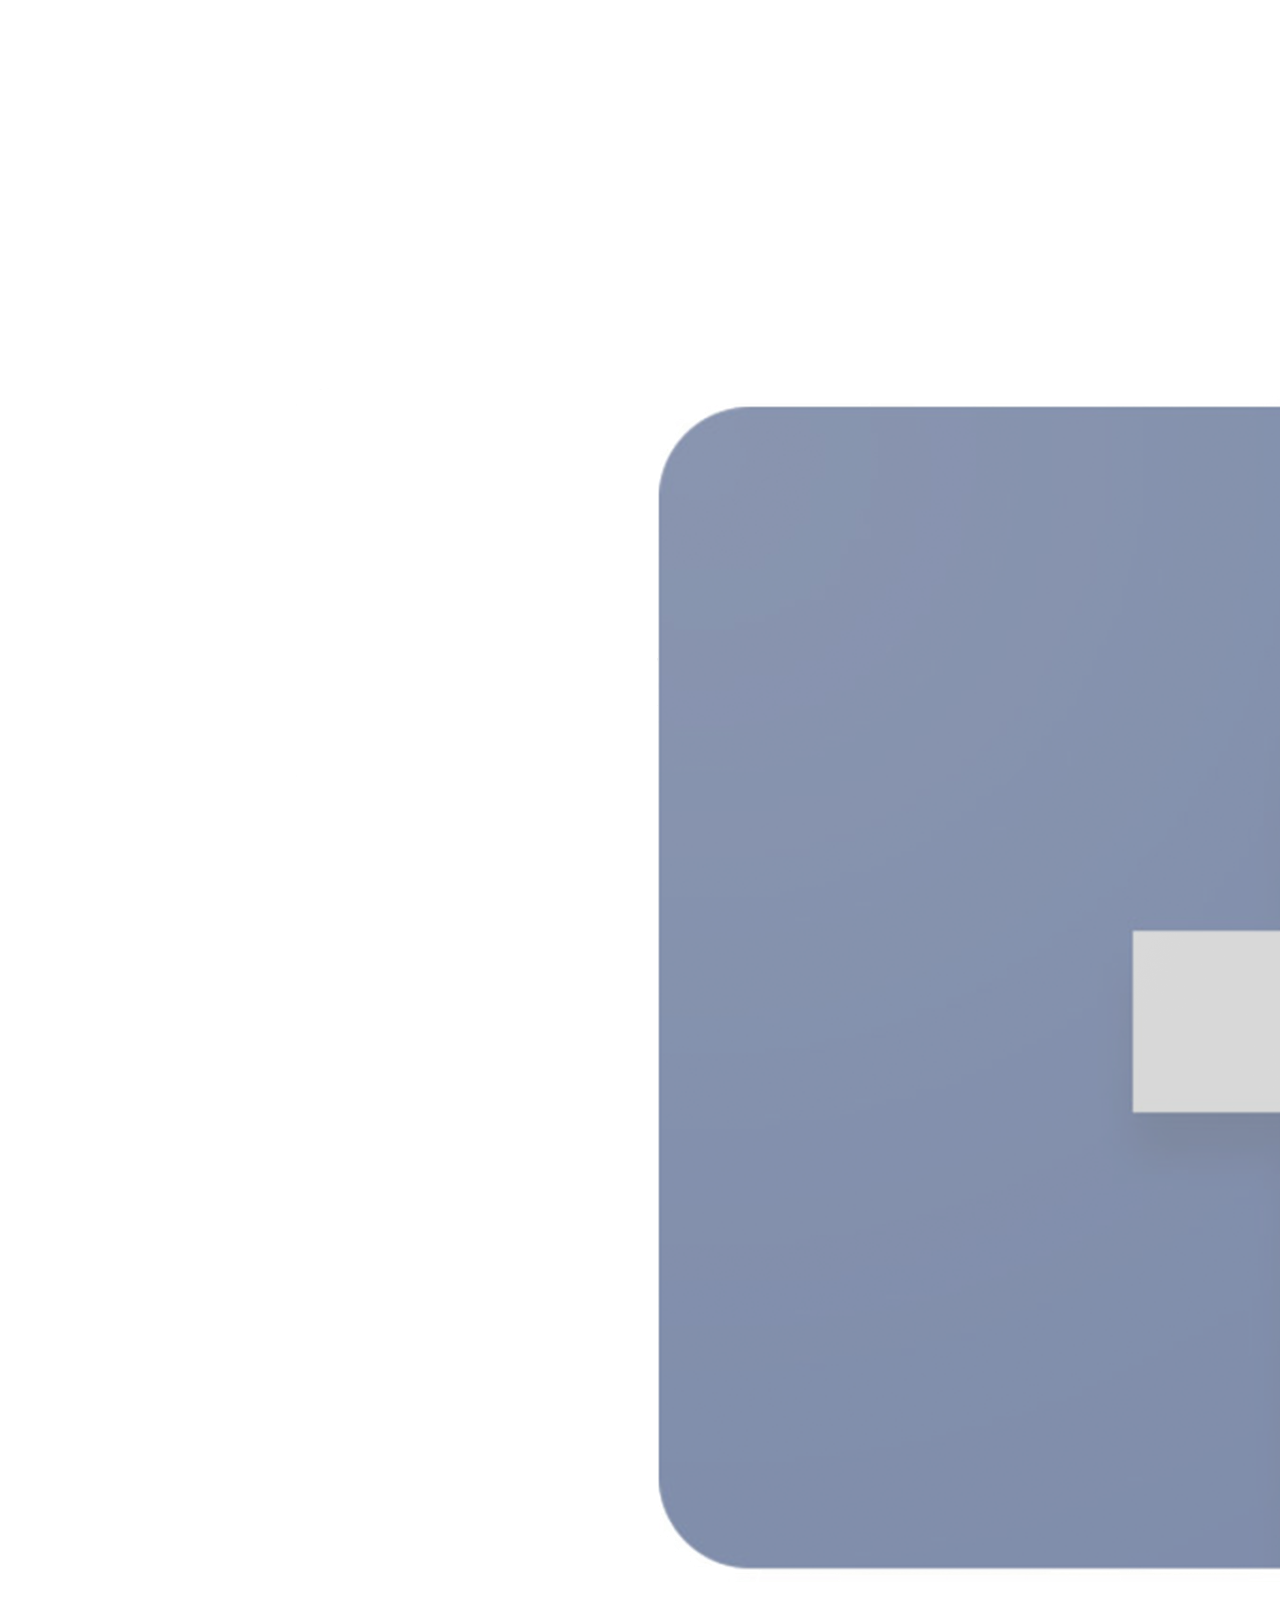
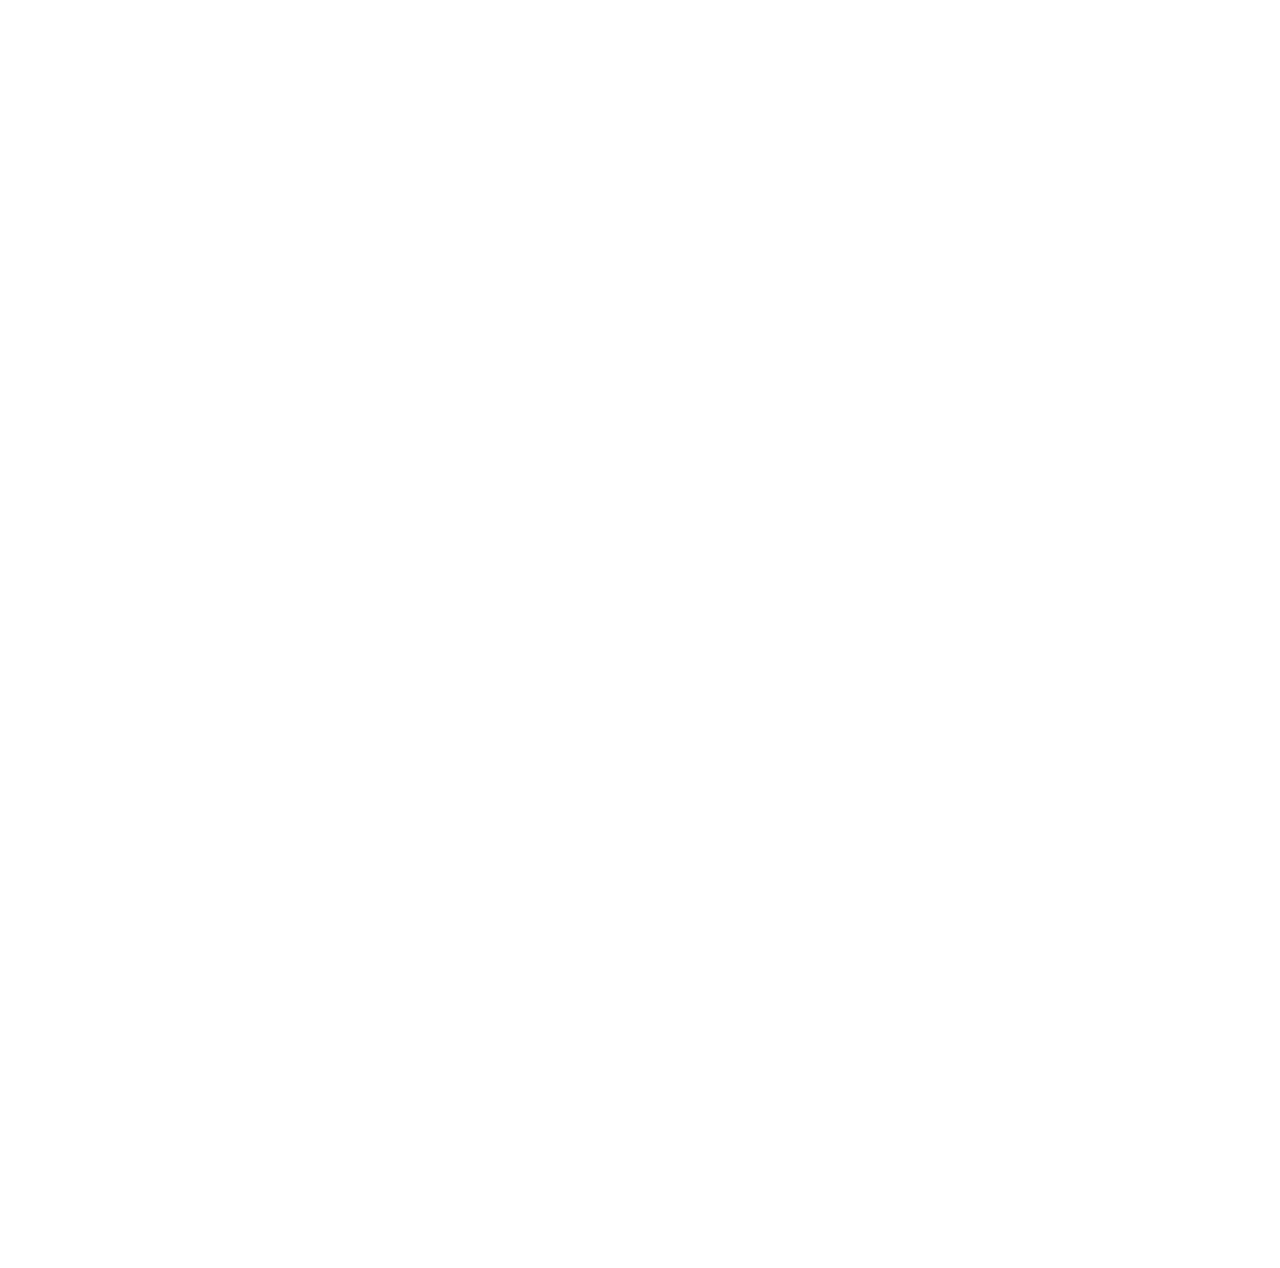
<file: restaurant_management.html.html>
<DOCTYPE html>
    <html lang="en">
    <html>

    <head>
        <title>MyFreeFoodWorld.com</title>
        <link rel="stylesheet" href="style.css">
        <link href='https://fonts.googleapis.com/css?family=Aclonica' rel='stylesheet'>
        <link rel="preconnect" href="https://fonts.googleapis.com">
        <link rel="preconnect" href="https://fonts.gstatic.com" crossorigin>
        <link href="https://fonts.googleapis.com/css2?family=Poppins:wght@100;400;600&display=swap" rel="stylesheet">
    </head>
    <body>
        <nav id="navbar">
            <div id="logo">
                <a href="index.html"><img src="logo.jpeg" alt="FreeFood(FF).com"></a>
            </div>
            <ul>
                <li class="item"><a href="#">Home</a></li>
                <li class="item"><a href="#">Services</a></li>
                <li class="item"><a href="#">About Us</a></li>
                <li class="item"><a href="#">Contact Us</a></li>
                <li class="item"><a href="#">Volunteer</a></li>
            </ul>
        </nav>
        <div class="form">
            <h1>Welcome to MyFreeFoodWorld</h1>
            <p>Here we are serving food to the world for free.</p>
        </div>
        <section class="food">
            <div>
                <h1>We Offer All Types of Foods Here</h1>
                <p>Select your preffered food below</p>
            </div>
            <div class="row">
                <div class="food-column">
                    <img src="fast-food.jpg">
                    <div class="layer">
                        <h3>Fast Food</h3>
                    </div>
                </div>
                <div class="food-column">
                    <img src="non-veg.jpeg">
                    <div class="layer">
                        <h3>Non-Veg</h3>
                    </div>
                </div>
                <div class="food-column">
                    <img src="veggies.jpg">
                    <div class="layer">
                        <h3>Pure Veg</h3>
                    </div>
                </div>
        </section>
        <section class="footer">
            <h4>About Us</h4>
            <p>Lorem, ipsum dolor sit amet consectetur adipisicing elit. Dolorem, error ad labore, sit quia vel velit omnis mollitia ab<br>
                corrupti consequatur incidunt, eaque quod impedit? Iure deserunt corporis quos sint.</p>
                <div class="logos">
                    <img src="fb-logo.png" alt="">
                    <img src="insta-logo.png" alt="">
                    <img src="Linkedin-logo.png" alt="">
                    <img src="twitter-logo.png" alt="">
                </div>
        </section>
    </body>

    </html>
</file>
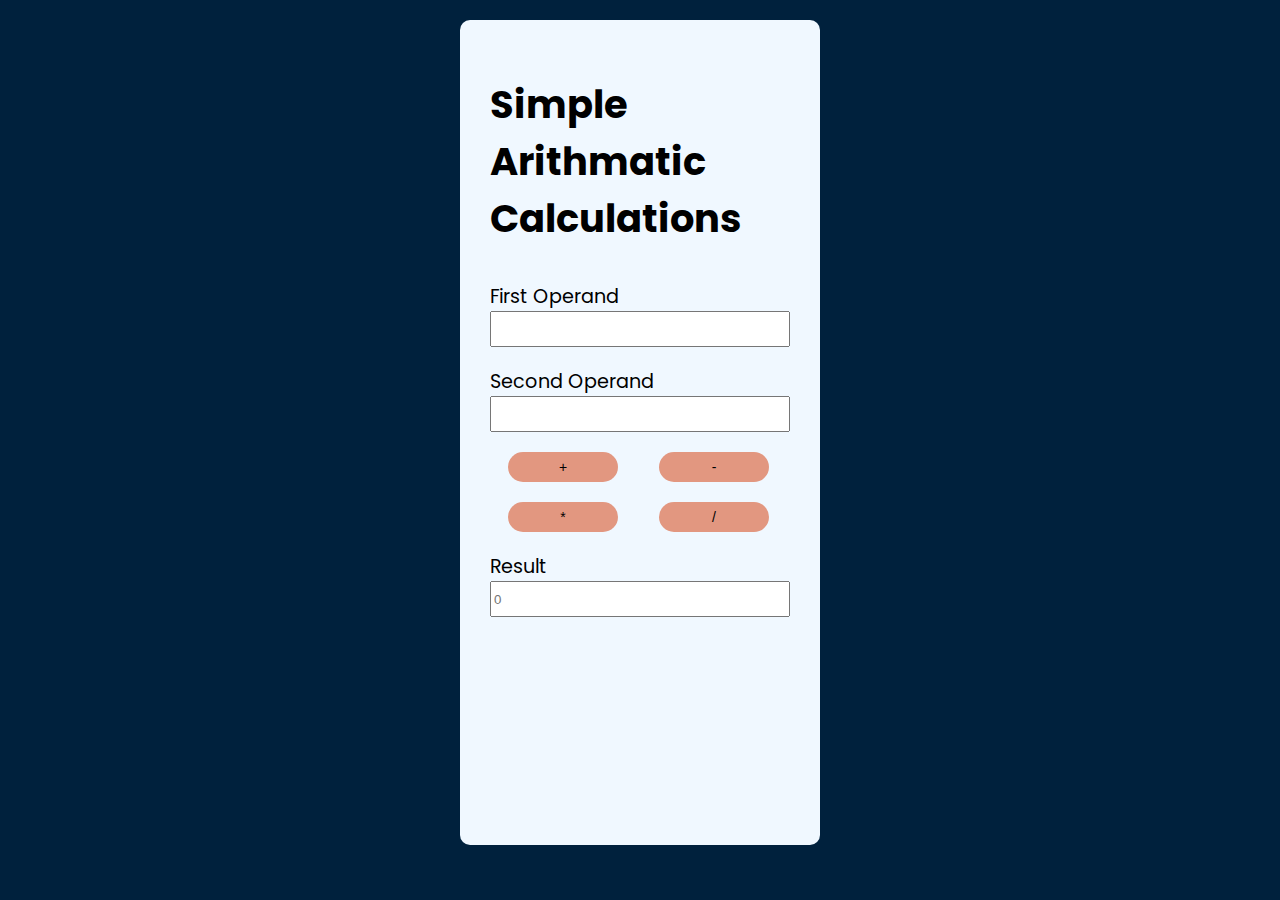
<file: SimpleCalculations.html>
<!DOCTYPE html>
<html lang="en">

<head>
    <meta charset="UTF-8">
    <meta http-equiv="X-UA-Compatible" content="IE=edge">
    <meta name="viewport" content="width=device-width, initial-scale=1.0">
    <title>SMTP-JS Form</title>
    <style>
        @import url('https://fonts.googleapis.com/css2?family=Poppins&display=swap');
        body {
            background-color: rgb(0, 33, 61);
            margin: 0;
            padding: 0;
            box-sizing: border-box;
            font-family: 'Poppins', sans-serif;
        }

        .container {
            width: 300px;
            height: 85vh;
            margin: 20px auto;
            padding: 30px;
            border-radius: 10px;
            background-color: aliceblue;
            align-items: center;
            justify-content: center;
        }

        form {
            background-color: aliceblue;
            color: black;
            display: flex;
            flex-direction: column;
            font-size: larger;
            height: 100%;
        }

        .form-content {
            display: grid;
            margin: 10px auto;
            width: 100%;
        }

        .form-content h1 {
            color: rgb(0, 33, 61);
            font-weight: bold;
        }

        .form-content input {
            height: 30px;
            font-size:
        }

        button {
            width: 110px;
            height: 30px;
            border-radius: 20px;
            color: black;
            font-weight: 500;
            align-self: center;
            margin: 10px 6%;
            font-size: 14px;
            cursor: pointer;
            background-color: rgb(226, 151, 128);
            border: none;
        }

        button:hover {
            color: aliceblue;
            background-color: black;
        }
    </style>
</head>
<body>
    <div class="container">
        <form>
            <h1>Simple Arithmatic Calculations</h1>
            <div class="form-content">
                <label for="">First Operand</label>
                <input type="number" id="first-operand" required>
            </div>
            <div class="form-content">
                <label for="">Second Operand</label>
                <input type="number" id="second-operand" required>
            </div>
            <div>
                 <button type="submit" id="add" onclick="addition(); reset(); return false;">+</button>
                 <button type="submit" id="substract" onclick="substraction(); reset(); return false;">-</button>
                 <button type="submit" id="multiply" onclick="multiplication(); reset(); return false;">*</button>
                 <button type="submit" id="divide" onclick="division(); reset(); return false;">/</button>
            </div>
            <div class="form-content">
                <label for="">Result</label>
                <input type="number" id="result" placeholder="0">
            </div>
        </form>
    </div>
    <script>
        const firstOperand = document.getElementById('first-operand');
        const secondOperand = document.getElementById('second-operand');
        const result = document.getElementById('result');

        function addition(){
            const finalResult=parseInt(firstOperand.value) + parseInt(secondOperand.value);
            result.setAttribute('placeholder', finalResult);
        }
        function substraction(){
            const finalResult=parseInt(firstOperand.value) - parseInt(secondOperand.value);
            result.setAttribute('placeholder', finalResult);
        }
        function multiplication(){
            const finalResult=parseInt(firstOperand.value) * parseInt(secondOperand.value);
            result.setAttribute('placeholder', finalResult);
        }
        function division(){
            const finalResult=parseInt(firstOperand.value) / parseInt(secondOperand.value);
            result.setAttribute('placeholder', finalResult);
        }
        
    </script>
</body>
</html>
</file>
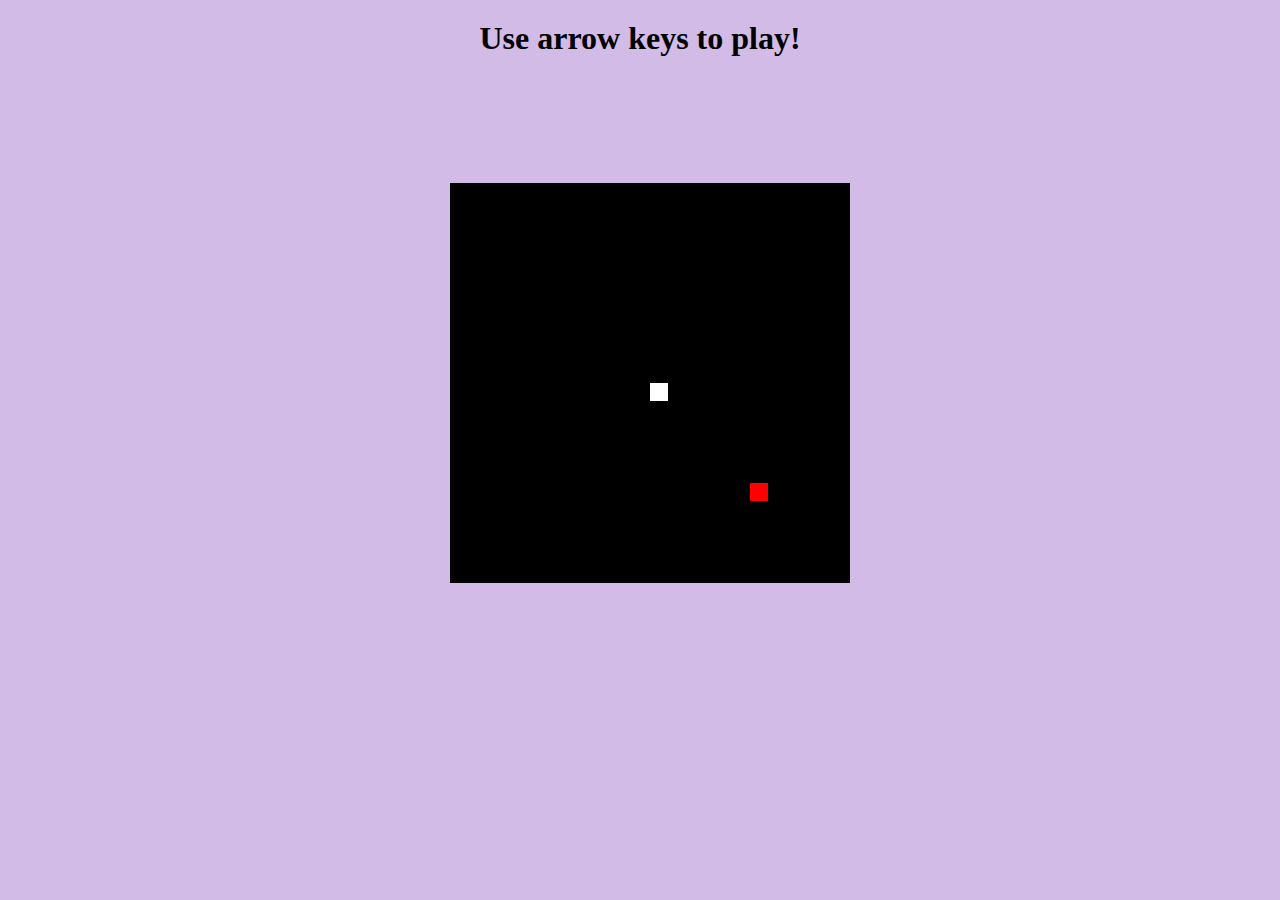
<file: Snake.html>
<!DOCTYPE html>
<html lang="en">
<head>
    <meta charset="UTF-8">
    <meta http-equiv="X-UA-Compatible" content="IE=edge">
    <meta name="viewport" content="width=device-width, initial-scale=1.0">
    <title>Snake</title>
</head>
<body>
    <style>
        body{
            background-color: rgb(210, 187, 231);
        }
        h1{
            text-align: center;
            margin-top: 20px;
        }
        .canv{
            margin-left: 35%;
            margin-top: 10%;
        }
    </style>
    <h1>Use arrow keys to play!</h1>
    <div class="canv">
        <canvas id="gc" width="400" height="400"></canvas>
    </div>

</body>

<script>
    window.onload = function () {
        canv = document.getElementById("gc");
        ctx = canv.getContext("2d");
        document.addEventListener("keydown", keyPush);
        setInterval(game, 1000 / 10);
    }
    px=py=10;
    gs=tc=20;
    ax=ay=15;
    xv=yv=0;
    trail=[];
    tail=5;
    function game() {
        px=px+xv;
        py=py+yv;
        if(px<0){
            px=tc-1;
        }
        if(px>tc-1){
            px=0;
        }
        if(py<0){
            py=tc-1;
        }
        if(py>tc-1){
            py=0;
        }
        ctx.fillStyle="black";
        ctx.fillRect(0,0,canv.width,canv.height);

        ctx.fillStyle="white";
        for(var i=0;i<trail.length;i++){
            ctx.fillRect(trail[i].x*gs,trail[i].y*gs,gs-2,gs-2);
            if(trail[i].x==px && trail[i].y==py){
                tail=5;
            }
        }
        ctx.fillStyle="red";
        ctx.fillRect(ax*gs,ay*gs,gs-2,gs-2);
        trail.push({x:px,y:py});
        while(trail.length>tail){
            trail.shift();
        }
        if(ax==px && ay==py){
                tail++;
                ax=Math.floor(Math.random()*tc);
                ay=Math.floor(Math.random()*tc);
    }
}
    function keyPush(evt) {
        switch (evt.keyCode) {
            case 37:
                xv = -1; yv = 0;
                break;
            case 38:
                xv = 0; yv = -1;
                break;
            case 39:
                xv = 1; yv = 0;
                break;
            case 40:
                xv = 0; yv = 1;
                break;
        }
    }
</script>
</html>
</file>
<file: style.css>
*{
    margin: 0;
    padding: 0;
}
body{
    display: flex;
    opacity: 0.6;
    filter: brightness(75%);
}
.left-side{
    width: 500px;
    height: 810px;
    position: static;
    background-image: url(left-background.jpg);
}
.right-side{
    background: white;
    width: 100%;
    height: 100%;
}
.navbar{
    display: flex;
    margin: 0px;
    padding: 20px;
    justify-content: space-between;
}
.logo{
    display: flex;
    margin: 0;
    padding: 0;
}
.navbar img{
    width: 60px;
    height: 60px;
    margin-right: 10px;
    margin-top: -5px;
    border-radius: 15px;
}
.navbar h1{
    font-size: 40px;
    font-weight: bold;
    color: black;
    opacity: 0.9;
}
.navbar ul{
    display: flex;
    text-align: right;
    margin-left: 30px;
    margin-top: 10px;
}
.navbar ul li{
    list-style-type: none;
    padding: 10px;
    cursor: pointer;
}
.navbar ul li a{
    color: black;
    font-weight: 300;
}
.navbar ul li a:hover{
    color: rgb(255, 115, 0);
}
.partition{
    margin-top: 18px;
}
.lang-select{
    margin-top: 19px;
}
.lang-select a{
    text-decoration: none;
    color: black;
    font-weight: 300;
}
.lang-select a:hover{
    color: rgb(255, 115, 0);
}

.login-window{
    display: grid;
    margin-top: 50px;
    margin-left: 250px;
    margin-bottom: 70px;
    background: rgba(0, 0, 0, 0.2);
    justify-content: center;
    box-sizing: border-box;
    border-radius: 5px;
    width: 440px;
    padding: 20px;
    height: 100%;
}
.sign-in-up{
    display: flex;
    margin-top: 8px;
    font-family: 'Poppins', sans-serif;
}
.sign-in{
    text-decoration: none;
    margin: 3px;
    font-size: 30px;
    color: black;
    font-weight: bold;
}
.sign-in::after{
    content: '';
    width: 90%;
    height: 4px;
    background: orangered;
    display: block;
    margin: auto;
    transition: 500ms;
}
.sign-up{
    text-decoration: none;
    margin-left: 10px;
    font-size: 30px;
    color: black;
    font-weight: bold;
    opacity: 0.9;
    font-weight: 500;
}
.login-window form{
    display: grid;
    width: 340px;
    height: 200px;
}
.login-window form input{
    margin-bottom: 15px;
    border-radius: 5px;
    border: 1px solid black;
    padding: 10px;
    font-size: 18px;
    font-weight: 500;
}
.login-window form button{
    background-color: rgb(253, 70, 14);
    border: transparent;
    color: white;
    font-size: 18px;
    font-weight: bold;
    cursor: pointer;
    border-radius: 5px;
    border: 1px solid black;
    padding: 10px;
    font-family: 'Poppins', sans-serif;
}
.help{
    display: flex;
    justify-content: space-between;
    margin-top: 5px;
}
.help a{
    text-decoration: none;
    color:rgb(253, 70, 14);
    font-size: 20px;
}
.help-right{
    text-align: right;
}
.help a:hover{
    color: rgb(131, 28, 2);
}
.login-window h3{
    margin-top: 30px;
    text-align: center;
}
.img-col{  
    display: flex;
    justify-content: center;
}

.img-col img{
    margin-top: 20px;
    margin-bottom: 50px;
    width: 40px;
    height: 40px;
    border-radius: 50%;
    padding: 5px;
}
.footer{
    text-align: center;
    margin-bottom: 10px;
    font-weight: lighter;
}
</file>
